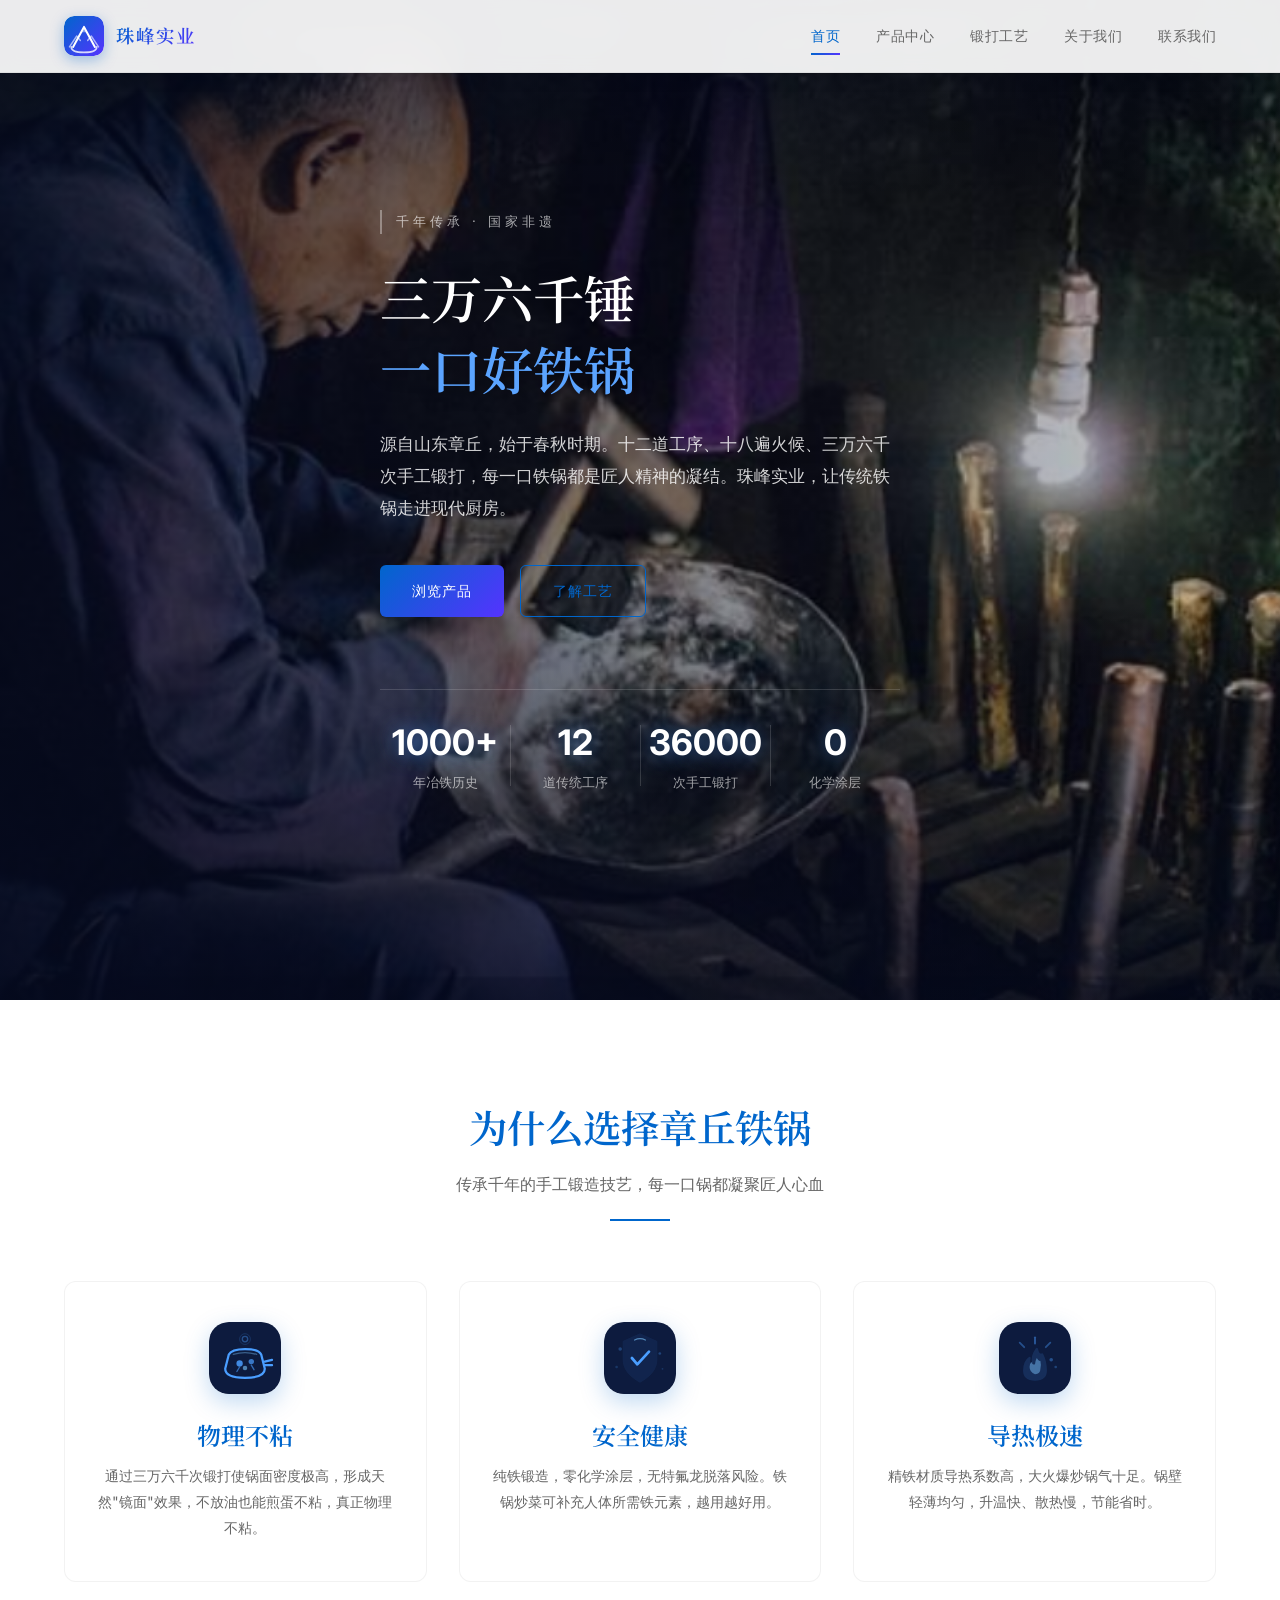
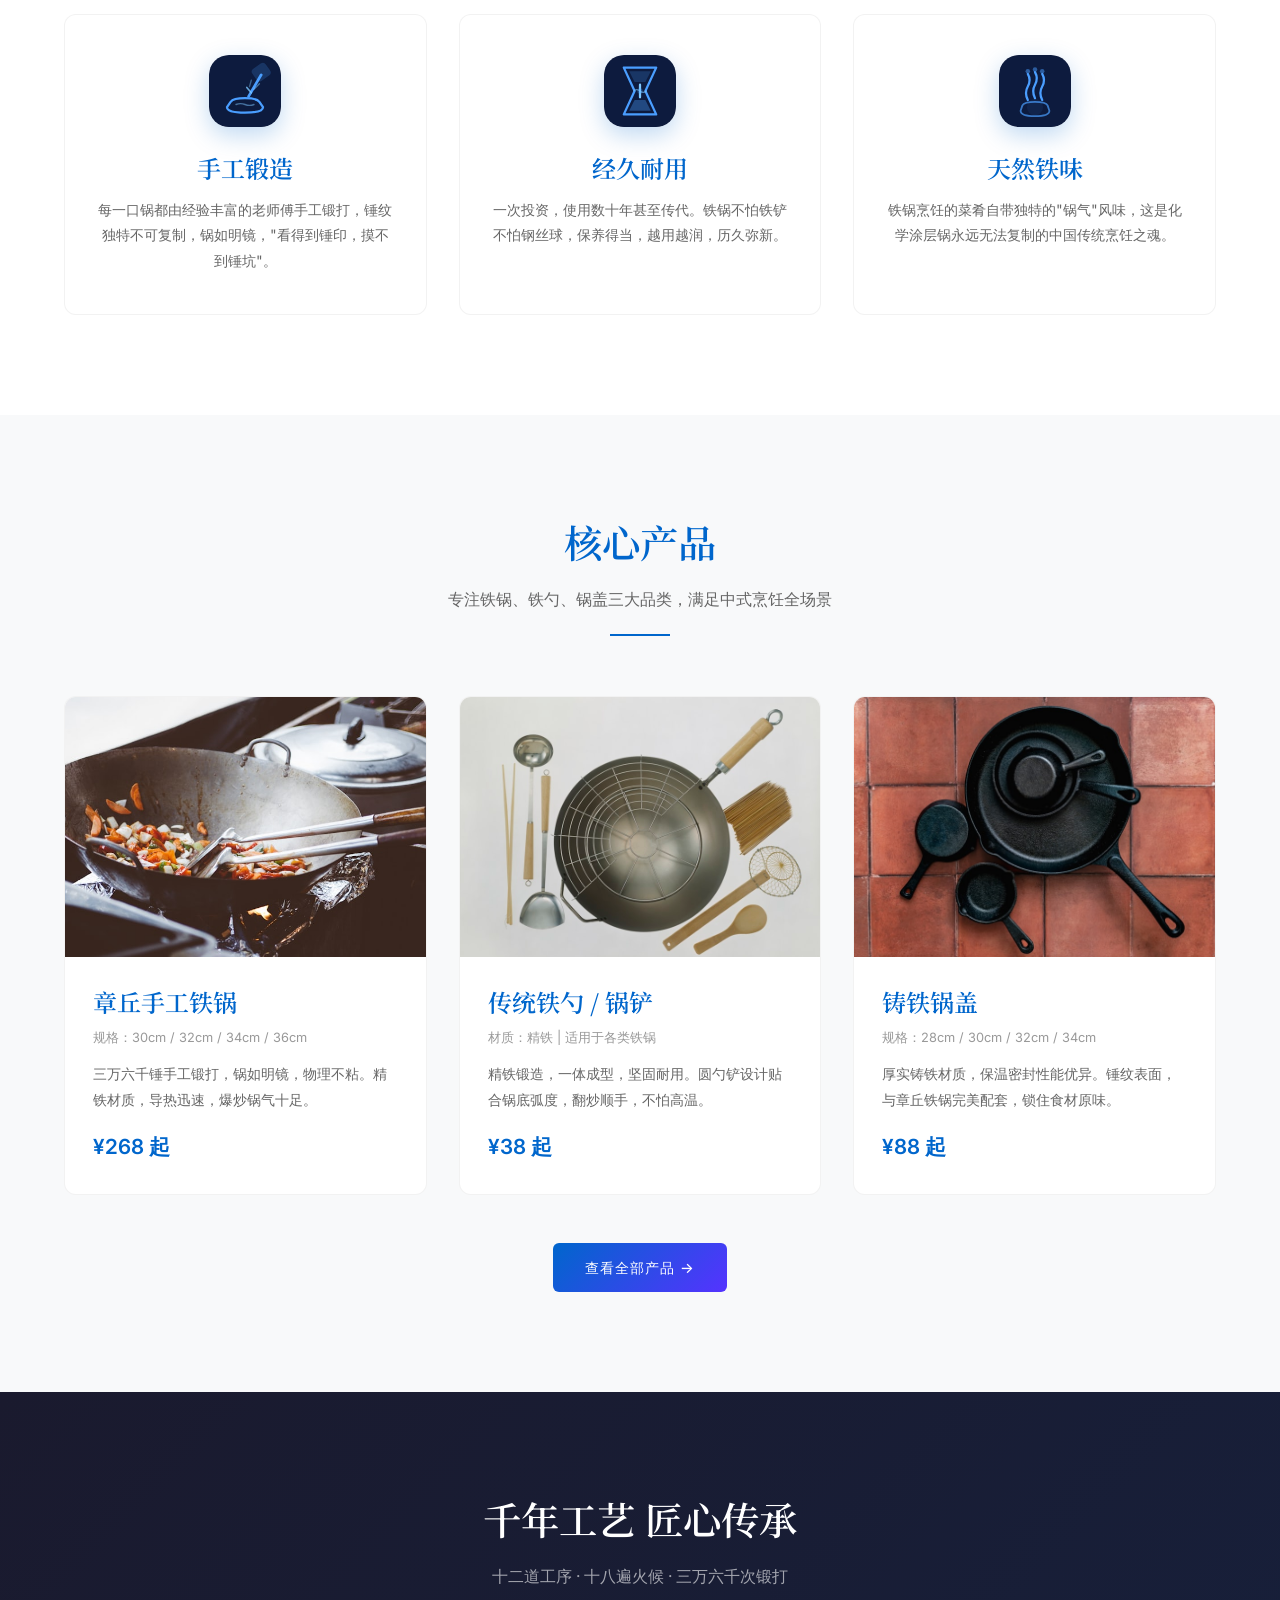
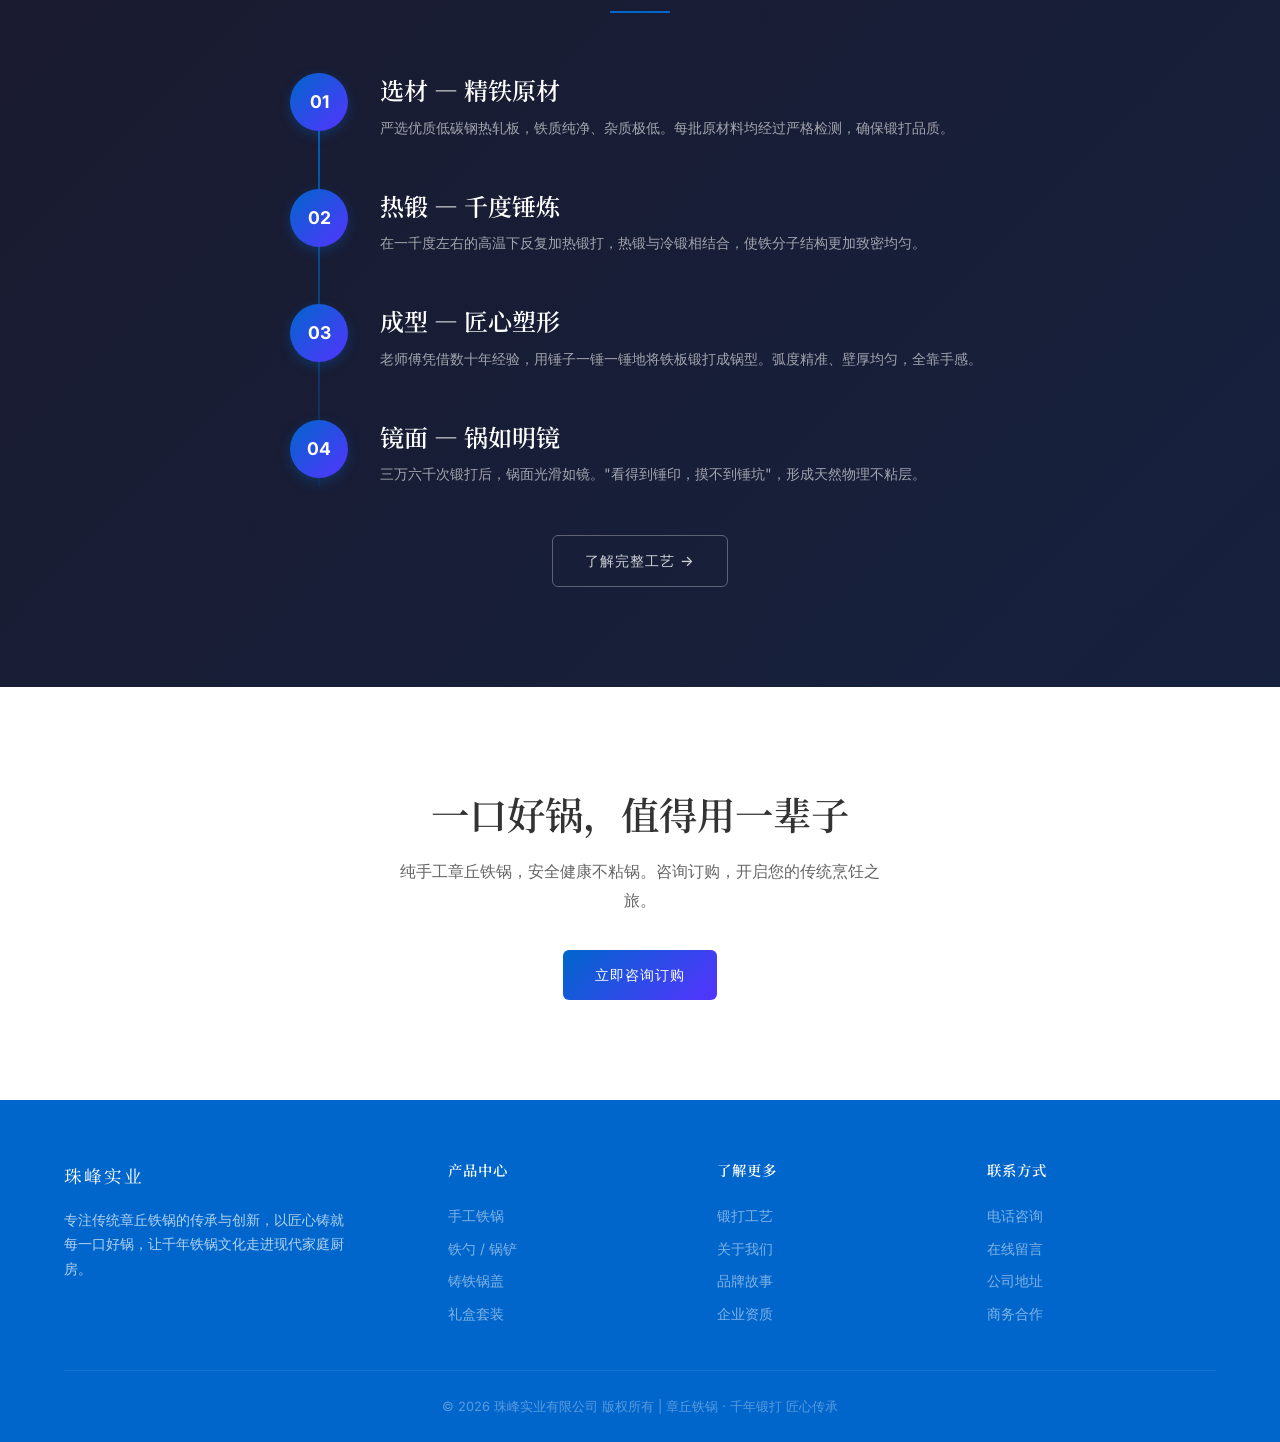
<file: index.html>
<!DOCTYPE html>
<html lang="zh-CN">
<head>
  <meta charset="UTF-8">
  <meta name="viewport" content="width=device-width, initial-scale=1.0">
  <title>珠峰实业 - 章丘铁锅 · 千年锻打 匠心传承</title>
  <meta name="description" content="珠峰实业有限公司专注于传统章丘铁锅的传承与创新，手工锻打铁锅、铁勺、锅盖，三万六千锤铸就一口好锅。">
  <meta name="keywords" content="章丘铁锅,铁锅,铁勺,锅盖,手工铁锅,传统工艺,珠峰实业">
  <link rel="preconnect" href="https://fonts.googleapis.com">
  <link href="https://fonts.googleapis.com/css2?family=Noto+Serif+SC:wght@400;600;700&family=Inter:wght@400;500;600&display=swap" rel="stylesheet">
  <link rel="stylesheet" href="assets/style.css">
</head>
<body>

  <!-- Navigation -->
  <nav class="navbar">
    <div class="nav-inner">
      <a href="/" class="nav-logo">
        <div class="logo-icon-svg">
          <svg xmlns="http://www.w3.org/2000/svg" viewBox="0 0 44 44" fill="none">
            <rect width="44" height="44" rx="11" fill="url(#lg1)"/>
            <defs>
              <linearGradient id="lg1" x1="0" y1="0" x2="44" y2="44" gradientUnits="userSpaceOnUse">
                <stop offset="0%" stop-color="#0066cc"/>
                <stop offset="100%" stop-color="#5533ff"/>
              </linearGradient>
            </defs>
            <!-- 主峰 -->
            <path d="M10 34 L22 12 L34 34" fill="none" stroke="#fff" stroke-width="2.2" stroke-linejoin="round" stroke-linecap="round"/>
            <!-- 左小峰 -->
            <path d="M6 34 L14 22 L18 27" fill="none" stroke="rgba(255,255,255,0.6)" stroke-width="1.6" stroke-linejoin="round" stroke-linecap="round"/>
            <!-- 右小峰 -->
            <path d="M26 27 L30 22 L38 34" fill="none" stroke="rgba(255,255,255,0.6)" stroke-width="1.6" stroke-linejoin="round" stroke-linecap="round"/>
            <!-- 雪线 -->
            <path d="M18.5 18 L22 12 L25.5 18" fill="rgba(255,255,255,0.4)" stroke="none"/>
            <!-- 底部铁锅弧 -->
            <path d="M8 34 Q8 40 22 40 Q36 40 36 34" fill="none" stroke="rgba(255,255,255,0.8)" stroke-width="1.8" stroke-linecap="round"/>
          </svg>
        </div>
        <span>珠峰实业</span>
      </a>
      <div class="nav-links">
        <a href="/" class="active">首页</a>
        <a href="products/">产品中心</a>
        <a href="craft/">锻打工艺</a>
        <a href="about/">关于我们</a>
        <a href="contact/">联系我们</a>
      </div>
      <button class="nav-toggle" aria-label="菜单">
        <span></span><span></span><span></span>
      </button>
    </div>
  </nav>

  <!-- Hero -->
  <section class="hero">
    <!-- 背景图层：Ken Burns 动画 -->
    <div class="hero-bg">
      <img src="assets/images/hero-forging.jpg" alt="章丘铁锅手工锻打" class="hero-bg-img" loading="eager"/>
    </div>
    <!-- 渐变遮罩 -->
    <div class="hero-overlay"></div>
    <!-- 内容层 -->
    <div class="container hero-inner">
      <div class="hero-content">
        <div class="hero-badge">千年传承 · 国家非遗</div>
        <h1>三万六千锤<br><span class="highlight">一口好铁锅</span></h1>
        <p>源自山东章丘，始于春秋时期。十二道工序、十八遍火候、三万六千次手工锻打，每一口铁锅都是匠人精神的凝结。珠峰实业，让传统铁锅走进现代厨房。</p>
        <div class="hero-buttons">
          <a href="products/" class="btn btn-primary">浏览产品</a>
          <a href="craft/" class="btn btn-outline">了解工艺</a>
        </div>
      </div>
      <div class="hero-stats">
        <div class="hero-stat">
          <h4>1000+</h4>
          <p>年冶铁历史</p>
        </div>
        <div class="hero-stat">
          <h4>12</h4>
          <p>道传统工序</p>
        </div>
        <div class="hero-stat">
          <h4>36000</h4>
          <p>次手工锻打</p>
        </div>
        <div class="hero-stat">
          <h4>0</h4>
          <p>化学涂层</p>
        </div>
      </div>
    </div>
  </section>

  <!-- Features -->
  <section>
    <div class="container">
      <div class="section-title">
        <h2>为什么选择章丘铁锅</h2>
        <p>传承千年的手工锻造技艺，每一口锅都凝聚匠人心血</p>
      </div>
      <div class="feature-grid">
        <div class="feature-card">
          <div class="icon-svg">
            <svg xmlns="http://www.w3.org/2000/svg" viewBox="0 0 80 80" fill="none">
              <rect width="80" height="80" rx="20" fill="#0d1b3e"/>
              <path d="M18 52 Q18 62 40 62 Q62 62 62 52 L58 36 Q55 30 40 30 Q25 30 22 36 Z" fill="none" stroke="#4a9eff" stroke-width="2.5" stroke-linejoin="round"/>
              <path d="M62 44 L70 42" stroke="#4a9eff" stroke-width="2.5" stroke-linecap="round"/>
              <path d="M62 48 L70 48" stroke="#4a9eff" stroke-width="2.5" stroke-linecap="round"/>
              <circle cx="34" cy="46" r="3.5" fill="#4a9eff" opacity="0.85"/>
              <circle cx="47" cy="44" r="3" fill="#4a9eff" opacity="0.7"/>
              <circle cx="40" cy="51" r="2.5" fill="#7ec8ff" opacity="0.6"/>
              <path d="M34 50 L31 55" stroke="#4a9eff" stroke-width="1.5" stroke-linecap="round" opacity="0.6"/>
              <path d="M47 48 L50 53" stroke="#4a9eff" stroke-width="1.5" stroke-linecap="round" opacity="0.6"/>
              <path d="M27 36 Q40 32 53 36" stroke="#7ec8ff" stroke-width="1.5" stroke-linecap="round" opacity="0.4"/>
              <circle cx="40" cy="19" r="3" fill="none" stroke="#4a9eff" stroke-width="1.5" opacity="0.4"/>
              <circle cx="40" cy="19" r="6" fill="none" stroke="#4a9eff" stroke-width="1" opacity="0.2"/>
            </svg>
          </div>
          <h3>物理不粘</h3>
          <p>通过三万六千次锻打使锅面密度极高，形成天然"镜面"效果，不放油也能煎蛋不粘，真正物理不粘。</p>
        </div>
        <div class="feature-card">
          <div class="icon-svg">
            <svg xmlns="http://www.w3.org/2000/svg" viewBox="0 0 80 80" fill="none">
              <rect width="80" height="80" rx="20" fill="#0d1b3e"/>
              <path d="M40 14 L58 22 L58 42 Q58 56 40 66 Q22 56 22 42 L22 22 Z" fill="#4a9eff" opacity="0.08" stroke="#4a9eff" stroke-width="2.5" stroke-linejoin="round"/>
              <path d="M34 20 Q40 17 46 20" stroke="#7ec8ff" stroke-width="1.5" stroke-linecap="round" opacity="0.6"/>
              <path d="M31 40 L37 47 L50 33" stroke="#4a9eff" stroke-width="3" stroke-linecap="round" stroke-linejoin="round"/>
              <circle cx="18" cy="30" r="2" fill="#4a9eff" opacity="0.3"/>
              <circle cx="62" cy="35" r="1.5" fill="#4a9eff" opacity="0.3"/>
              <circle cx="14" cy="50" r="1.5" fill="#4a9eff" opacity="0.2"/>
              <circle cx="65" cy="52" r="1" fill="#4a9eff" opacity="0.2"/>
            </svg>
          </div>
          <h3>安全健康</h3>
          <p>纯铁锻造，零化学涂层，无特氟龙脱落风险。铁锅炒菜可补充人体所需铁元素，越用越好用。</p>
        </div>
        <div class="feature-card">
          <div class="icon-svg">
            <svg xmlns="http://www.w3.org/2000/svg" viewBox="0 0 80 80" fill="none">
              <rect width="80" height="80" rx="20" fill="#0d1b3e"/>
              <path d="M40 64 Q28 64 28 54 Q28 44 34 40 Q32 48 38 46 Q36 38 42 30 Q44 38 48 36 Q52 44 52 54 Q52 64 40 64 Z" fill="#4a9eff" opacity="0.15" stroke="#4a9eff" stroke-width="2.5" stroke-linejoin="round"/>
              <path d="M40 58 Q34 56 34 50 Q34 46 37 44 Q36 48 40 47 Q40 44 42 40 Q44 44 46 43 Q47 47 46 52 Q46 58 40 58 Z" fill="#7ec8ff" opacity="0.45"/>
              <line x1="40" y1="24" x2="40" y2="17" stroke="#4a9eff" stroke-width="2" stroke-linecap="round" opacity="0.5"/>
              <line x1="52" y1="28" x2="57" y2="23" stroke="#4a9eff" stroke-width="2" stroke-linecap="round" opacity="0.4"/>
              <line x1="28" y1="28" x2="23" y2="23" stroke="#4a9eff" stroke-width="2" stroke-linecap="round" opacity="0.4"/>
              <circle cx="58" cy="42" r="2" fill="#4a9eff" opacity="0.4"/>
              <circle cx="63" cy="50" r="1.5" fill="#4a9eff" opacity="0.3"/>
            </svg>
          </div>
          <h3>导热极速</h3>
          <p>精铁材质导热系数高，大火爆炒锅气十足。锅壁轻薄均匀，升温快、散热慢，节能省时。</p>
        </div>
        <div class="feature-card">
          <div class="icon-svg">
            <svg xmlns="http://www.w3.org/2000/svg" viewBox="0 0 80 80" fill="none">
              <rect width="80" height="80" rx="20" fill="#0d1b3e"/>
              <path d="M20 58 Q20 64 40 64 Q60 64 60 58 L56 52 Q53 48 40 48 Q27 48 24 52 Z" fill="none" stroke="#4a9eff" stroke-width="2.5"/>
              <path d="M44 46 L58 22" stroke="#4a9eff" stroke-width="3" stroke-linecap="round"/>
              <rect x="50" y="12" width="16" height="14" rx="3" fill="#4a9eff" opacity="0.2" stroke="#4a9eff" stroke-width="2.2" transform="rotate(-35 58 19)"/>
              <line x1="47" y1="42" x2="42" y2="36" stroke="#7ec8ff" stroke-width="1.8" stroke-linecap="round" opacity="0.8"/>
              <line x1="50" y1="38" x2="56" y2="32" stroke="#7ec8ff" stroke-width="1.5" stroke-linecap="round" opacity="0.5"/>
              <line x1="45" y1="35" x2="47" y2="28" stroke="#7ec8ff" stroke-width="1.5" stroke-linecap="round" opacity="0.4"/>
              <path d="M30 55 Q35 53 40 55 Q45 57 50 55" stroke="#7ec8ff" stroke-width="1.5" stroke-linecap="round" opacity="0.5"/>
            </svg>
          </div>
          <h3>手工锻造</h3>
          <p>每一口锅都由经验丰富的老师傅手工锻打，锤纹独特不可复制，锅如明镜，"看得到锤印，摸不到锤坑"。</p>
        </div>
        <div class="feature-card">
          <div class="icon-svg">
            <svg xmlns="http://www.w3.org/2000/svg" viewBox="0 0 80 80" fill="none">
              <rect width="80" height="80" rx="20" fill="#0d1b3e"/>
              <path d="M22 14 L58 14 L46 40 L58 66 L22 66 L34 40 Z" fill="none" stroke="#4a9eff" stroke-width="2.5" stroke-linejoin="round"/>
              <path d="M28 18 L52 18 L46 30 L34 30 Z" fill="#4a9eff" opacity="0.2"/>
              <path d="M34 50 L46 50 L52 62 L28 62 Z" fill="#4a9eff" opacity="0.35"/>
              <line x1="40" y1="33" x2="40" y2="47" stroke="#7ec8ff" stroke-width="2.5" stroke-linecap="round"/>
              <circle cx="40" cy="40" r="3" fill="#4a9eff" opacity="0.3"/>
              <path d="M33 40 Q36 37 40 40 Q44 43 47 40" stroke="#7ec8ff" stroke-width="1.5" stroke-linecap="round" opacity="0.6"/>
            </svg>
          </div>
          <h3>经久耐用</h3>
          <p>一次投资，使用数十年甚至传代。铁锅不怕铁铲不怕钢丝球，保养得当，越用越润，历久弥新。</p>
        </div>
        <div class="feature-card">
          <div class="icon-svg">
            <svg xmlns="http://www.w3.org/2000/svg" viewBox="0 0 80 80" fill="none">
              <rect width="80" height="80" rx="20" fill="#0d1b3e"/>
              <path d="M24 62 Q24 68 40 68 Q56 68 56 62 L54 56 Q52 52 40 52 Q28 52 26 56 Z" fill="none" stroke="#4a9eff" stroke-width="2" opacity="0.7"/>
              <path d="M32 50 Q28 42 32 35 Q36 28 32 21" stroke="#4a9eff" stroke-width="2.5" stroke-linecap="round" fill="none"/>
              <path d="M40 48 Q36 40 40 33 Q44 26 40 19" stroke="#4a9eff" stroke-width="2.5" stroke-linecap="round" fill="none"/>
              <path d="M48 50 Q44 42 48 35 Q52 28 48 21" stroke="#4a9eff" stroke-width="2.5" stroke-linecap="round" fill="none"/>
              <circle cx="32" cy="18" r="2.5" fill="#4a9eff" opacity="0.5"/>
              <circle cx="40" cy="16" r="2.5" fill="#4a9eff" opacity="0.5"/>
              <circle cx="48" cy="18" r="2.5" fill="#4a9eff" opacity="0.5"/>
              <circle cx="40" cy="58" r="9" fill="#4a9eff" opacity="0.07"/>
            </svg>
          </div>
          <h3>天然铁味</h3>
          <p>铁锅烹饪的菜肴自带独特的"锅气"风味，这是化学涂层锅永远无法复制的中国传统烹饪之魂。</p>
        </div>
      </div>
    </div>
  </section>

  <!-- Products Preview -->
  <section class="bg-section">
    <div class="container">
      <div class="section-title">
        <h2>核心产品</h2>
        <p>专注铁锅、铁勺、锅盖三大品类，满足中式烹饪全场景</p>
      </div>
      <div class="product-grid">
        <div class="product-card">
          <div class="product-card-img" style="background-image:url('assets/images/wok-1.jpg'); background-size:cover; background-position:center;">
          </div>
          <div class="product-card-body">
            <h3>章丘手工铁锅</h3>
            <div class="spec">规格：30cm / 32cm / 34cm / 36cm</div>
            <p>三万六千锤手工锻打，锅如明镜，物理不粘。精铁材质，导热迅速，爆炒锅气十足。</p>
            <div class="price">¥268 起</div>
          </div>
        </div>
        <div class="product-card">
          <div class="product-card-img" style="background-image:url('assets/images/utensil-new-1.jpg'); background-size:cover; background-position:center;">
          </div>
          <div class="product-card-body">
            <h3>传统铁勺 / 锅铲</h3>
            <div class="spec">材质：精铁 | 适用于各类铁锅</div>
            <p>精铁锻造，一体成型，坚固耐用。圆勺铲设计贴合锅底弧度，翻炒顺手，不怕高温。</p>
            <div class="price">¥38 起</div>
          </div>
        </div>
        <div class="product-card">
          <div class="product-card-img" style="background-image:url('assets/images/lid-1.jpg'); background-size:cover; background-position:center;">
          </div>
          <div class="product-card-body">
            <h3>铸铁锅盖</h3>
            <div class="spec">规格：28cm / 30cm / 32cm / 34cm</div>
            <p>厚实铸铁材质，保温密封性能优异。锤纹表面，与章丘铁锅完美配套，锁住食材原味。</p>
            <div class="price">¥88 起</div>
          </div>
        </div>
      </div>
      <div style="text-align:center; margin-top:48px;">
        <a href="products/" class="btn btn-primary">查看全部产品 →</a>
      </div>
    </div>
  </section>

  <!-- Craft Preview -->
  <section class="dark-section">
    <div class="container">
      <div class="section-title">
        <h2 style="color:#fff;">千年工艺 匠心传承</h2>
        <p style="color:rgba(255,255,255,0.6);">十二道工序 · 十八遍火候 · 三万六千次锻打</p>
      </div>
      <div class="process-timeline">
        <div class="process-item">
          <div class="process-num">01</div>
          <div class="process-content">
            <h3 style="color:#fff;">选材 — 精铁原材</h3>
            <p style="color:rgba(255,255,255,0.6);">严选优质低碳钢热轧板，铁质纯净、杂质极低。每批原材料均经过严格检测，确保锻打品质。</p>
          </div>
        </div>
        <div class="process-item">
          <div class="process-num">02</div>
          <div class="process-content">
            <h3 style="color:#fff;">热锻 — 千度锤炼</h3>
            <p style="color:rgba(255,255,255,0.6);">在一千度左右的高温下反复加热锻打，热锻与冷锻相结合，使铁分子结构更加致密均匀。</p>
          </div>
        </div>
        <div class="process-item">
          <div class="process-num">03</div>
          <div class="process-content">
            <h3 style="color:#fff;">成型 — 匠心塑形</h3>
            <p style="color:rgba(255,255,255,0.6);">老师傅凭借数十年经验，用锤子一锤一锤地将铁板锻打成锅型。弧度精准、壁厚均匀，全靠手感。</p>
          </div>
        </div>
        <div class="process-item">
          <div class="process-num">04</div>
          <div class="process-content">
            <h3 style="color:#fff;">镜面 — 锅如明镜</h3>
            <p style="color:rgba(255,255,255,0.6);">三万六千次锻打后，锅面光滑如镜。"看得到锤印，摸不到锤坑"，形成天然物理不粘层。</p>
          </div>
        </div>
      </div>
      <div style="text-align:center; margin-top:48px;">
        <a href="craft/" class="btn btn-outline" style="border-color:rgba(255,255,255,0.3); color:rgba(255,255,255,0.8);">了解完整工艺 →</a>
      </div>
    </div>
  </section>

  <!-- CTA -->
  <section>
    <div class="container" style="text-align:center;">
      <h2>一口好锅，值得用一辈子</h2>
      <p style="color:var(--color-text-light); margin: 16px auto 36px; max-width:500px;">纯手工章丘铁锅，安全健康不粘锅。咨询订购，开启您的传统烹饪之旅。</p>
      <a href="contact/" class="btn btn-primary">立即咨询订购</a>
    </div>
  </section>

  <!-- Footer -->
  <footer class="footer">
    <div class="container">
      <div class="footer-grid">
        <div class="footer-brand">
          <span class="logo-text">珠峰实业</span>
          <p>专注传统章丘铁锅的传承与创新，以匠心铸就每一口好锅，让千年铁锅文化走进现代家庭厨房。</p>
        </div>
        <div class="footer-col">
          <h4>产品中心</h4>
          <a href="products/">手工铁锅</a>
          <a href="products/">铁勺 / 锅铲</a>
          <a href="products/">铸铁锅盖</a>
          <a href="products/">礼盒套装</a>
        </div>
        <div class="footer-col">
          <h4>了解更多</h4>
          <a href="craft/">锻打工艺</a>
          <a href="about/">关于我们</a>
          <a href="about/">品牌故事</a>
          <a href="about/">企业资质</a>
        </div>
        <div class="footer-col">
          <h4>联系方式</h4>
          <a href="contact/">电话咨询</a>
          <a href="contact/">在线留言</a>
          <a href="contact/">公司地址</a>
          <a href="contact/">商务合作</a>
        </div>
      </div>
      <div class="footer-bottom">
        <p>© 2026 珠峰实业有限公司 版权所有 | 章丘铁锅 · 千年锻打 匠心传承</p>
      </div>
    </div>
  </footer>

  <script src="assets/main.js"></script>
</body>
</html>
</file>
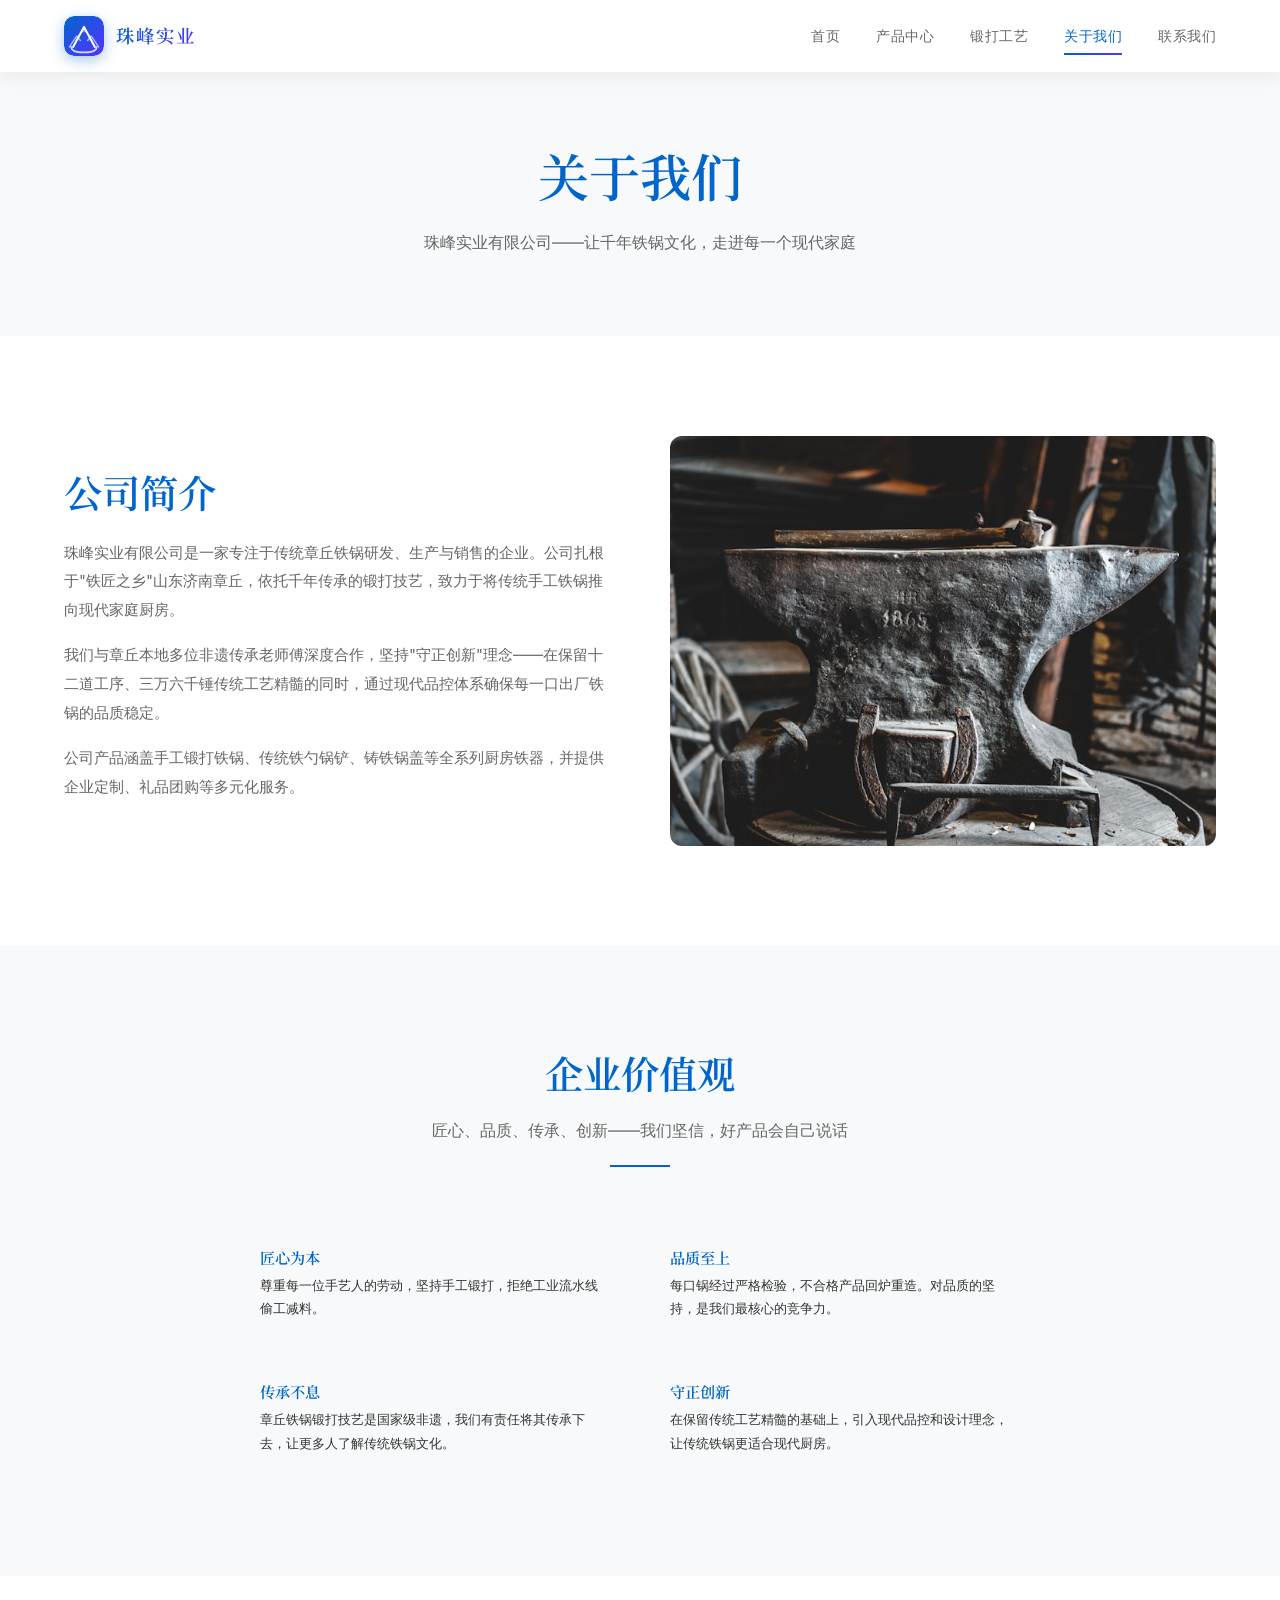
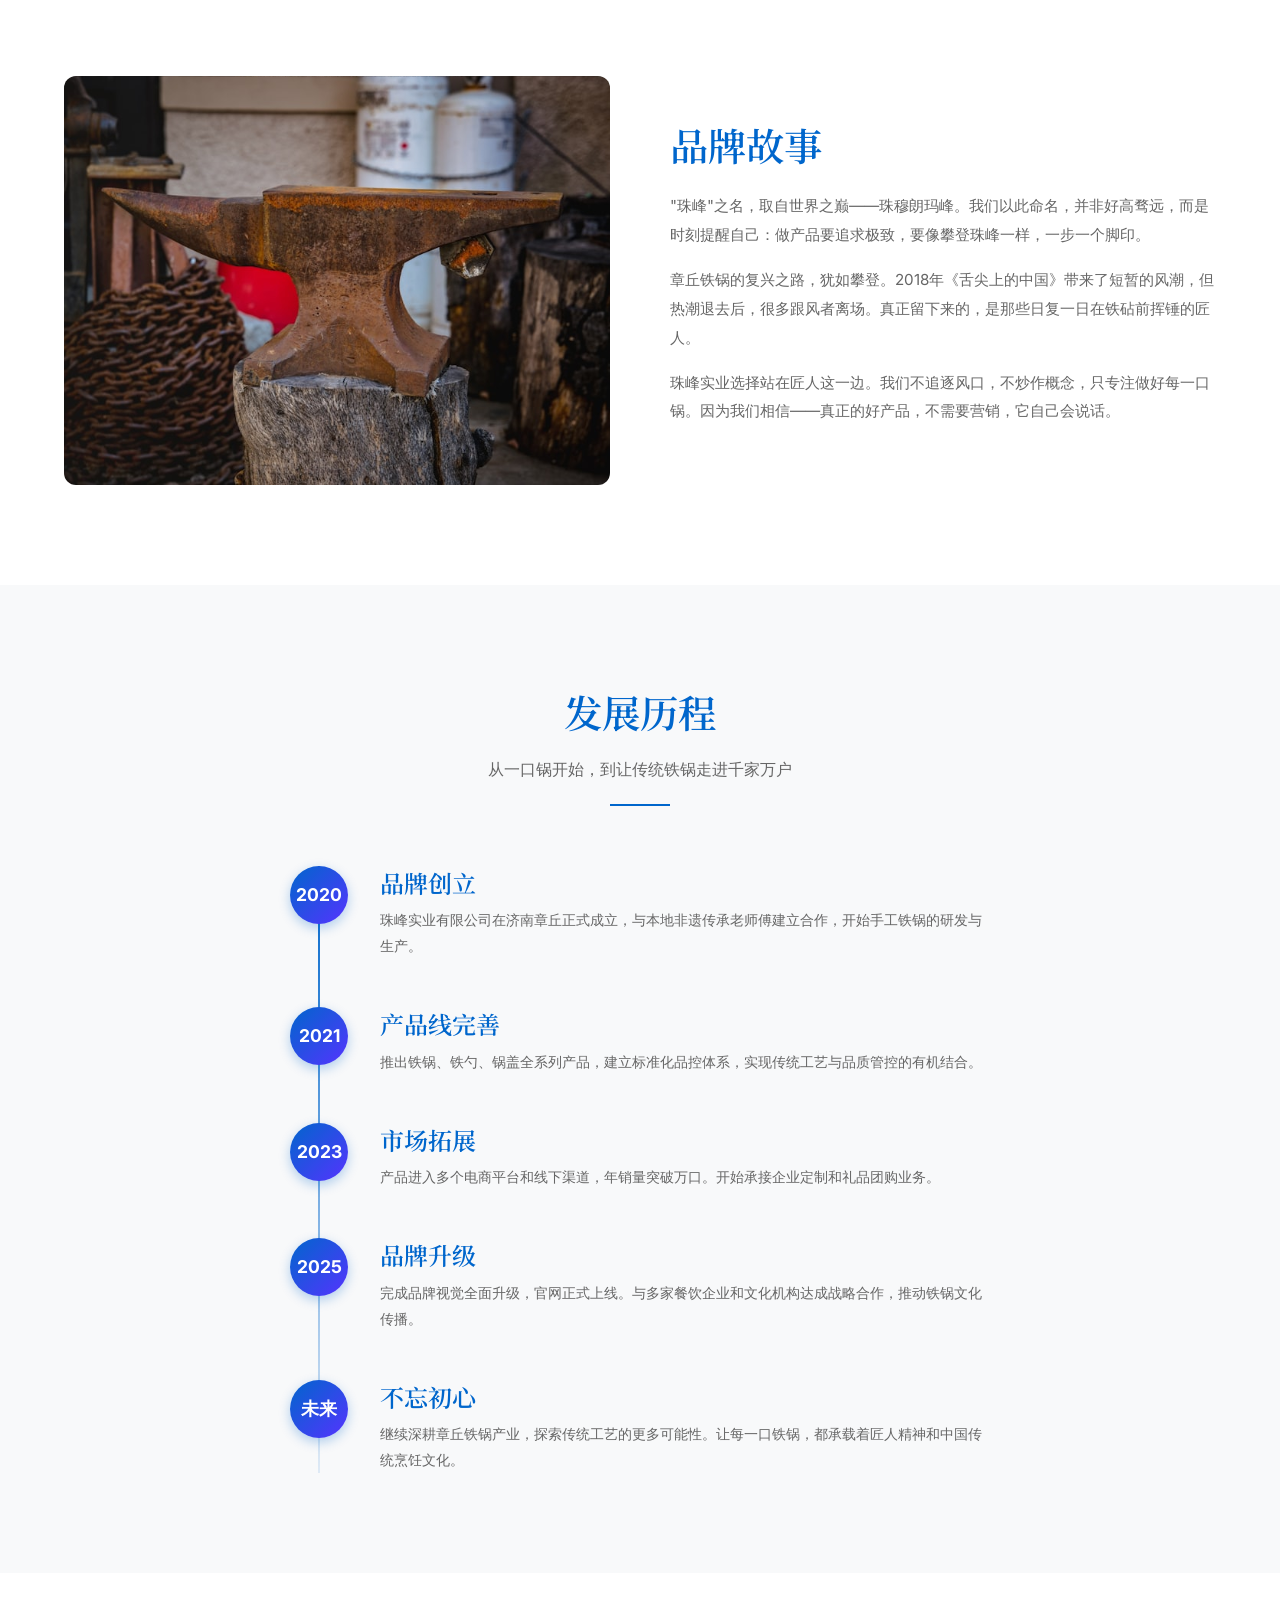
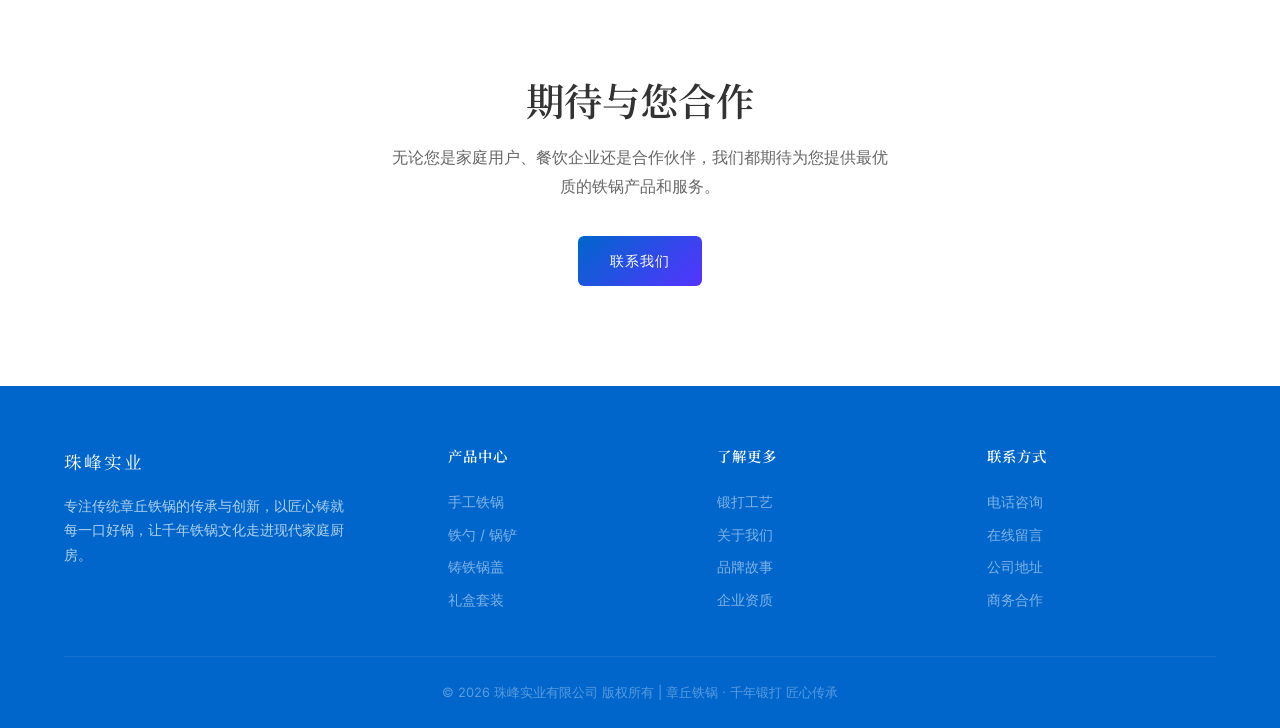
<file: about/index.html>
<!DOCTYPE html>
<html lang="zh-CN">
<head>
  <meta charset="UTF-8">
  <meta name="viewport" content="width=device-width, initial-scale=1.0">
  <title>关于我们 - 珠峰实业 · 章丘铁锅</title>
  <meta name="description" content="珠峰实业有限公司专注章丘铁锅的传承与创新，致力于将千年铁锅文化推向现代家庭厨房。">
  <link rel="preconnect" href="https://fonts.googleapis.com">
  <link href="https://fonts.googleapis.com/css2?family=Noto+Serif+SC:wght@400;600;700&family=Inter:wght@400;500;600&display=swap" rel="stylesheet">
  <link rel="stylesheet" href="../assets/style.css">
</head>
<body>

  <!-- Navigation -->
  <nav class="navbar">
    <div class="nav-inner">
      <a href="../" class="nav-logo">
        <div class="logo-icon-svg">
          <svg xmlns="http://www.w3.org/2000/svg" viewBox="0 0 44 44" fill="none">
            <rect width="44" height="44" rx="11" fill="url(#lg_nav)"/>
            <defs>
              <linearGradient id="lg_nav" x1="0" y1="0" x2="44" y2="44" gradientUnits="userSpaceOnUse">
                <stop offset="0%" stop-color="#0066cc"/>
                <stop offset="100%" stop-color="#5533ff"/>
              </linearGradient>
            </defs>
            <path d="M10 34 L22 12 L34 34" fill="none" stroke="#fff" stroke-width="2.2" stroke-linejoin="round" stroke-linecap="round"/>
            <path d="M6 34 L14 22 L18 27" fill="none" stroke="rgba(255,255,255,0.6)" stroke-width="1.6" stroke-linejoin="round" stroke-linecap="round"/>
            <path d="M26 27 L30 22 L38 34" fill="none" stroke="rgba(255,255,255,0.6)" stroke-width="1.6" stroke-linejoin="round" stroke-linecap="round"/>
            <path d="M18.5 18 L22 12 L25.5 18" fill="rgba(255,255,255,0.4)" stroke="none"/>
            <path d="M8 34 Q8 40 22 40 Q36 40 36 34" fill="none" stroke="rgba(255,255,255,0.8)" stroke-width="1.8" stroke-linecap="round"/>
          </svg>
        </div>
        <span>珠峰实业</span>
      </a>
      <div class="nav-links">
        <a href="../">首页</a>
        <a href="../products/">产品中心</a>
        <a href="../craft/">锻打工艺</a>
        <a href="./" class="active">关于我们</a>
        <a href="../contact/">联系我们</a>
      </div>
      <button class="nav-toggle" aria-label="菜单">
        <span></span><span></span><span></span>
      </button>
    </div>
  </nav>

  <!-- Page Hero -->
  <section class="page-hero">
    <div class="container">
      <h1>关于我们</h1>
      <p>珠峰实业有限公司——让千年铁锅文化，走进每一个现代家庭</p>
    </div>
  </section>

  <!-- 公司介绍 -->
  <section>
    <div class="container">
      <div class="about-grid">
        <div class="about-text">
          <h2>公司简介</h2>
          <p>珠峰实业有限公司是一家专注于传统章丘铁锅研发、生产与销售的企业。公司扎根于"铁匠之乡"山东济南章丘，依托千年传承的锻打技艺，致力于将传统手工铁锅推向现代家庭厨房。</p>
          <p>我们与章丘本地多位非遗传承老师傅深度合作，坚持"守正创新"理念——在保留十二道工序、三万六千锤传统工艺精髓的同时，通过现代品控体系确保每一口出厂铁锅的品质稳定。</p>
          <p>公司产品涵盖手工锻打铁锅、传统铁勺锅铲、铸铁锅盖等全系列厨房铁器，并提供企业定制、礼品团购等多元化服务。</p>
        </div>
        <div class="about-image">
          <div class="about-image-placeholder" style="background-image:url('../assets/images/about-2.jpg'); background-size:cover; background-position:center; min-height:360px;">
          </div>
        </div>
      </div>
    </div>
  </section>

  <!-- 企业价值观 -->
  <section class="bg-section">
    <div class="container">
      <div class="section-title">
        <h2>企业价值观</h2>
        <p>匠心、品质、传承、创新——我们坚信，好产品会自己说话</p>
      </div>
      <div class="about-values" style="max-width:800px; margin:0 auto;">
        <div class="about-value">
          <h4>匠心为本</h4>
          <p>尊重每一位手艺人的劳动，坚持手工锻打，拒绝工业流水线偷工减料。</p>
        </div>
        <div class="about-value">
          <h4>品质至上</h4>
          <p>每口锅经过严格检验，不合格产品回炉重造。对品质的坚持，是我们最核心的竞争力。</p>
        </div>
        <div class="about-value">
          <h4>传承不息</h4>
          <p>章丘铁锅锻打技艺是国家级非遗，我们有责任将其传承下去，让更多人了解传统铁锅文化。</p>
        </div>
        <div class="about-value">
          <h4>守正创新</h4>
          <p>在保留传统工艺精髓的基础上，引入现代品控和设计理念，让传统铁锅更适合现代厨房。</p>
        </div>
      </div>
    </div>
  </section>

  <!-- 品牌故事 -->
  <section>
    <div class="container">
      <div class="about-grid">
        <div class="about-image">
          <div class="about-image-placeholder" style="background-image:url('../assets/images/craft-2.jpg'); background-size:cover; background-position:center; min-height:360px;">
          </div>
        </div>
        <div class="about-text">
          <h2>品牌故事</h2>
          <p>"珠峰"之名，取自世界之巅——珠穆朗玛峰。我们以此命名，并非好高骛远，而是时刻提醒自己：做产品要追求极致，要像攀登珠峰一样，一步一个脚印。</p>
          <p>章丘铁锅的复兴之路，犹如攀登。2018年《舌尖上的中国》带来了短暂的风潮，但热潮退去后，很多跟风者离场。真正留下来的，是那些日复一日在铁砧前挥锤的匠人。</p>
          <p>珠峰实业选择站在匠人这一边。我们不追逐风口，不炒作概念，只专注做好每一口锅。因为我们相信——真正的好产品，不需要营销，它自己会说话。</p>
        </div>
      </div>
    </div>
  </section>

  <!-- 发展历程 -->
  <section class="bg-section">
    <div class="container">
      <div class="section-title">
        <h2>发展历程</h2>
        <p>从一口锅开始，到让传统铁锅走进千家万户</p>
      </div>
      <div class="process-timeline">
        <div class="process-item">
          <div class="process-num">2020</div>
          <div class="process-content">
            <h3>品牌创立</h3>
            <p>珠峰实业有限公司在济南章丘正式成立，与本地非遗传承老师傅建立合作，开始手工铁锅的研发与生产。</p>
          </div>
        </div>
        <div class="process-item">
          <div class="process-num">2021</div>
          <div class="process-content">
            <h3>产品线完善</h3>
            <p>推出铁锅、铁勺、锅盖全系列产品，建立标准化品控体系，实现传统工艺与品质管控的有机结合。</p>
          </div>
        </div>
        <div class="process-item">
          <div class="process-num">2023</div>
          <div class="process-content">
            <h3>市场拓展</h3>
            <p>产品进入多个电商平台和线下渠道，年销量突破万口。开始承接企业定制和礼品团购业务。</p>
          </div>
        </div>
        <div class="process-item">
          <div class="process-num">2025</div>
          <div class="process-content">
            <h3>品牌升级</h3>
            <p>完成品牌视觉全面升级，官网正式上线。与多家餐饮企业和文化机构达成战略合作，推动铁锅文化传播。</p>
          </div>
        </div>
        <div class="process-item">
          <div class="process-num">未来</div>
          <div class="process-content">
            <h3>不忘初心</h3>
            <p>继续深耕章丘铁锅产业，探索传统工艺的更多可能性。让每一口铁锅，都承载着匠人精神和中国传统烹饪文化。</p>
          </div>
        </div>
      </div>
    </div>
  </section>

  <!-- CTA -->
  <section>
    <div class="container" style="text-align:center;">
      <h2>期待与您合作</h2>
      <p style="color:var(--color-text-light); margin: 16px auto 36px; max-width:500px;">无论您是家庭用户、餐饮企业还是合作伙伴，我们都期待为您提供最优质的铁锅产品和服务。</p>
      <a href="../contact/" class="btn btn-primary">联系我们</a>
    </div>
  </section>

  <!-- Footer -->
  <footer class="footer">
    <div class="container">
      <div class="footer-grid">
        <div class="footer-brand">
          <span class="logo-text">珠峰实业</span>
          <p>专注传统章丘铁锅的传承与创新，以匠心铸就每一口好锅，让千年铁锅文化走进现代家庭厨房。</p>
        </div>
        <div class="footer-col">
          <h4>产品中心</h4>
          <a href="../products/">手工铁锅</a>
          <a href="../products/">铁勺 / 锅铲</a>
          <a href="../products/">铸铁锅盖</a>
          <a href="../products/">礼盒套装</a>
        </div>
        <div class="footer-col">
          <h4>了解更多</h4>
          <a href="../craft/">锻打工艺</a>
          <a href="./">关于我们</a>
          <a href="./">品牌故事</a>
          <a href="./">企业资质</a>
        </div>
        <div class="footer-col">
          <h4>联系方式</h4>
          <a href="../contact/">电话咨询</a>
          <a href="../contact/">在线留言</a>
          <a href="../contact/">公司地址</a>
          <a href="../contact/">商务合作</a>
        </div>
      </div>
      <div class="footer-bottom">
        <p>© 2026 珠峰实业有限公司 版权所有 | 章丘铁锅 · 千年锻打 匠心传承</p>
      </div>
    </div>
  </footer>

  <script src="../assets/main.js"></script>
</body>
</html>
</file>
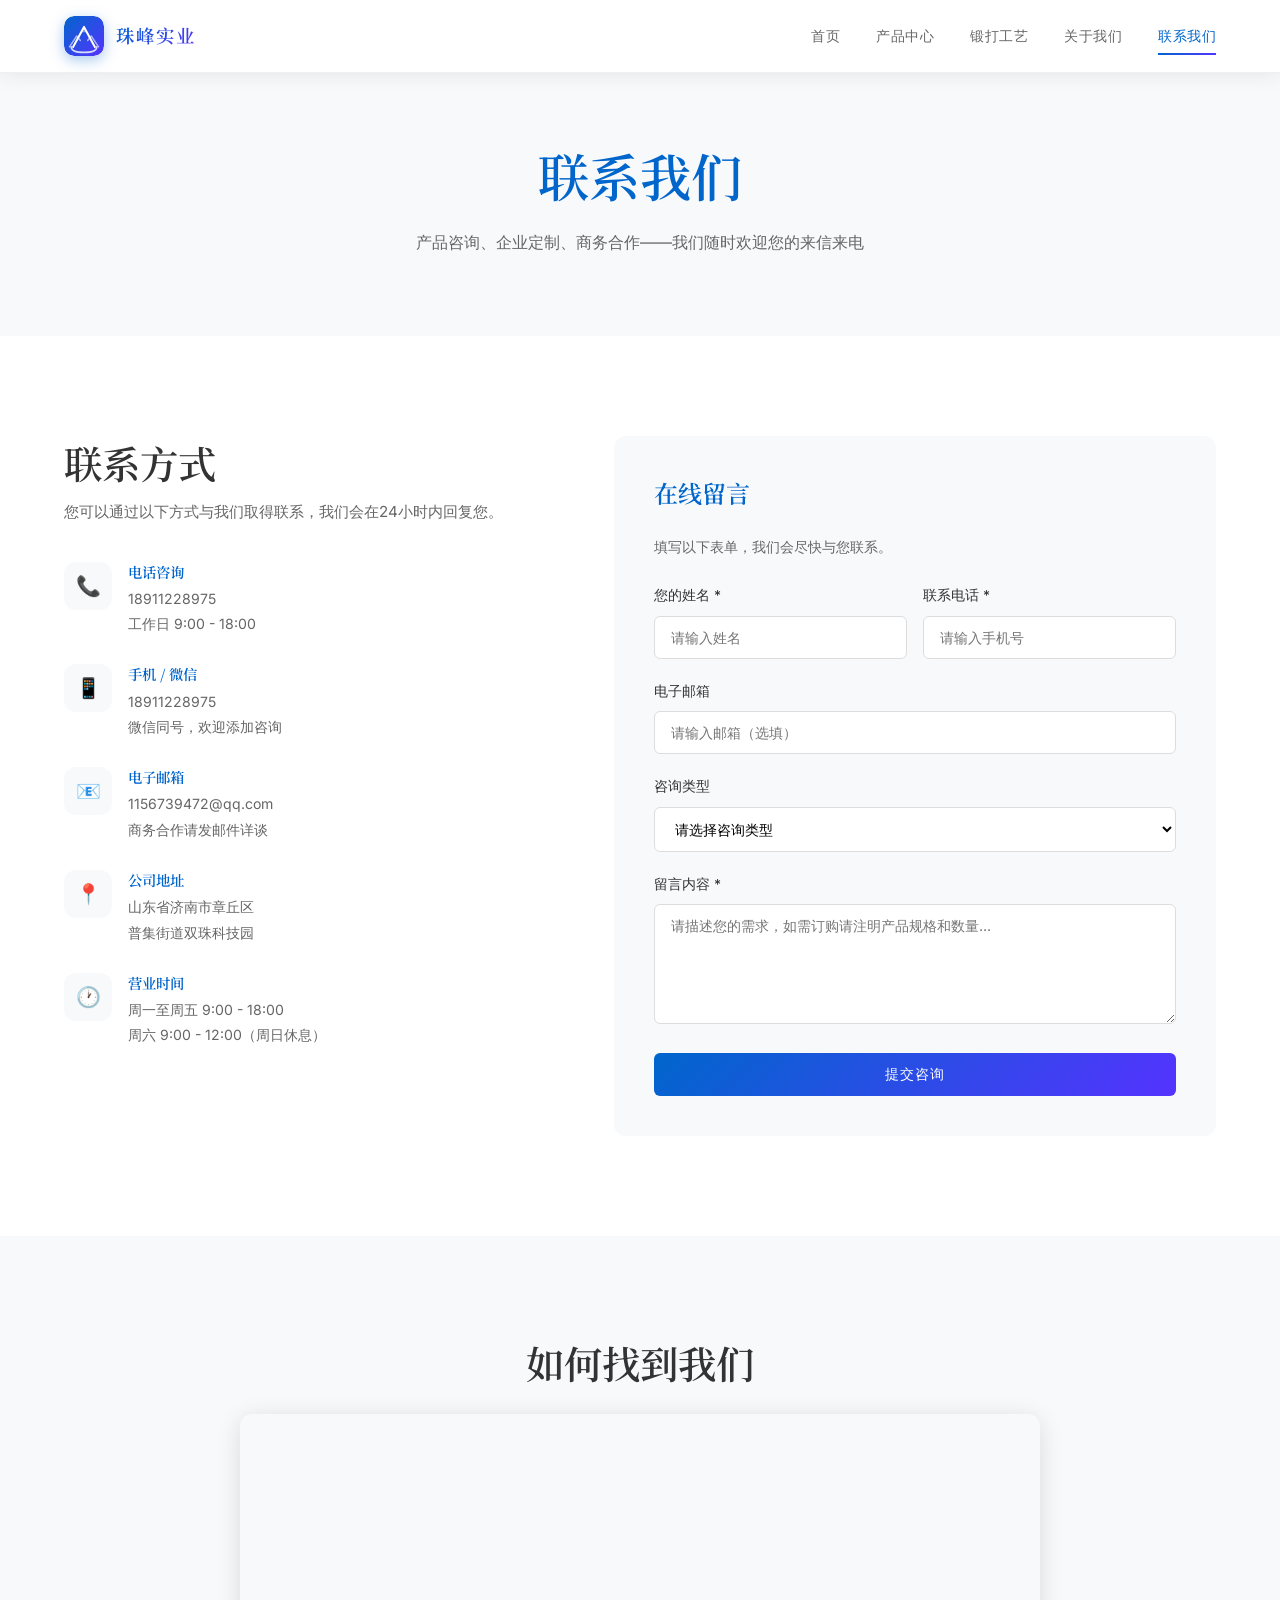
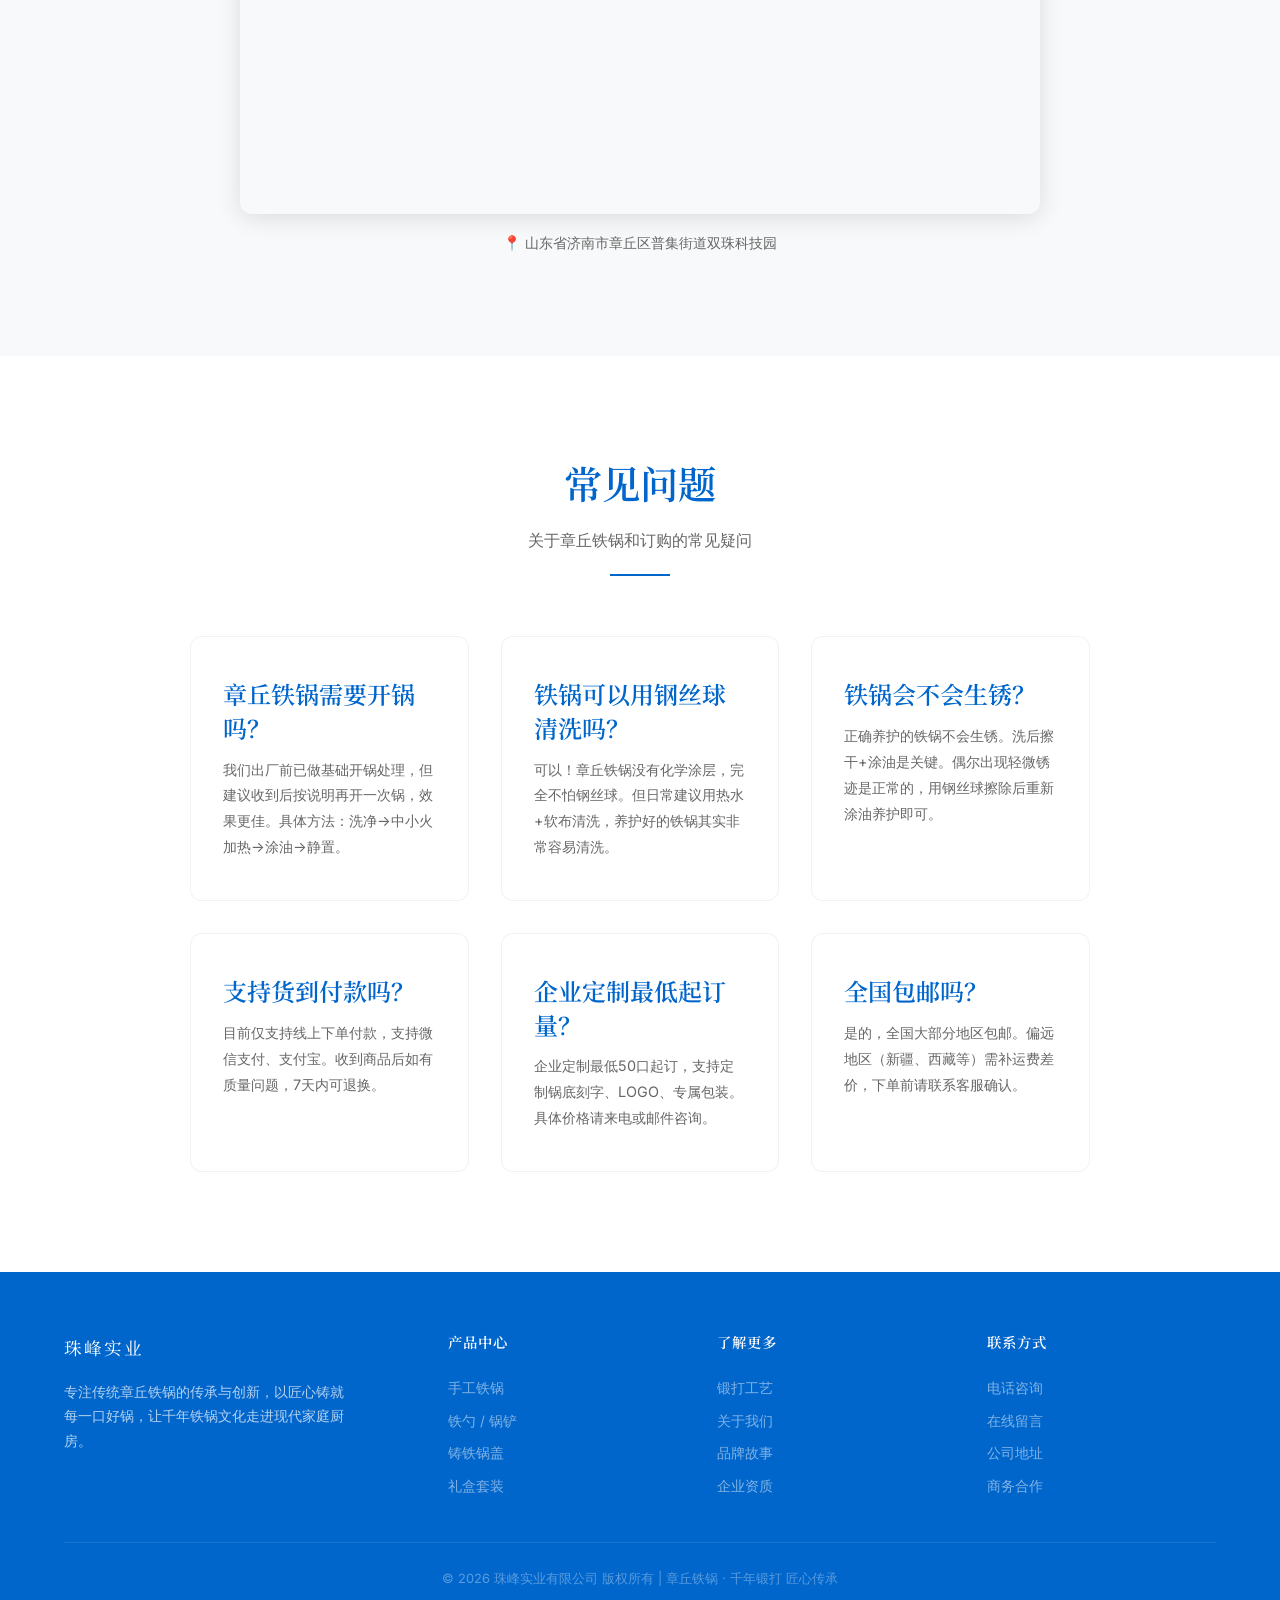
<file: contact/index.html>
<!DOCTYPE html>
<html lang="zh-CN">
<head>
  <meta charset="UTF-8">
  <meta name="viewport" content="width=device-width, initial-scale=1.0">
  <title>联系我们 - 珠峰实业 · 章丘铁锅</title>
  <meta name="description" content="联系珠峰实业，咨询章丘铁锅产品、企业定制、礼品团购等业务合作。">
  <link rel="preconnect" href="https://fonts.googleapis.com">
  <link href="https://fonts.googleapis.com/css2?family=Noto+Serif+SC:wght@400;600;700&family=Inter:wght@400;500;600&display=swap" rel="stylesheet">
  <link rel="stylesheet" href="../assets/style.css">
</head>
<body>

  <!-- Navigation -->
  <nav class="navbar">
    <div class="nav-inner">
      <a href="../" class="nav-logo">
        <div class="logo-icon-svg">
          <svg xmlns="http://www.w3.org/2000/svg" viewBox="0 0 44 44" fill="none">
            <rect width="44" height="44" rx="11" fill="url(#lg_nav)"/>
            <defs>
              <linearGradient id="lg_nav" x1="0" y1="0" x2="44" y2="44" gradientUnits="userSpaceOnUse">
                <stop offset="0%" stop-color="#0066cc"/>
                <stop offset="100%" stop-color="#5533ff"/>
              </linearGradient>
            </defs>
            <path d="M10 34 L22 12 L34 34" fill="none" stroke="#fff" stroke-width="2.2" stroke-linejoin="round" stroke-linecap="round"/>
            <path d="M6 34 L14 22 L18 27" fill="none" stroke="rgba(255,255,255,0.6)" stroke-width="1.6" stroke-linejoin="round" stroke-linecap="round"/>
            <path d="M26 27 L30 22 L38 34" fill="none" stroke="rgba(255,255,255,0.6)" stroke-width="1.6" stroke-linejoin="round" stroke-linecap="round"/>
            <path d="M18.5 18 L22 12 L25.5 18" fill="rgba(255,255,255,0.4)" stroke="none"/>
            <path d="M8 34 Q8 40 22 40 Q36 40 36 34" fill="none" stroke="rgba(255,255,255,0.8)" stroke-width="1.8" stroke-linecap="round"/>
          </svg>
        </div>
        <span>珠峰实业</span>
      </a>
      <div class="nav-links">
        <a href="../">首页</a>
        <a href="../products/">产品中心</a>
        <a href="../craft/">锻打工艺</a>
        <a href="../about/">关于我们</a>
        <a href="./" class="active">联系我们</a>
      </div>
      <button class="nav-toggle" aria-label="菜单">
        <span></span><span></span><span></span>
      </button>
    </div>
  </nav>

  <!-- Page Hero -->
  <section class="page-hero">
    <div class="container">
      <h1>联系我们</h1>
      <p>产品咨询、企业定制、商务合作——我们随时欢迎您的来信来电</p>
    </div>
  </section>

  <!-- Contact -->
  <section>
    <div class="container">
      <div class="contact-grid">
        <div>
          <h2 style="margin-bottom:8px;">联系方式</h2>
          <p style="color:var(--color-text-light); margin-bottom:36px; font-size:0.95rem;">您可以通过以下方式与我们取得联系，我们会在24小时内回复您。</p>
          <div class="contact-info-list">
            <div class="contact-info-item">
              <div class="icon-box">📞</div>
              <div>
                <h4>电话咨询</h4>
                <p>18911228975</p>
                <p>工作日 9:00 - 18:00</p>
              </div>
            </div>
            <div class="contact-info-item">
              <div class="icon-box">📱</div>
              <div>
                <h4>手机 / 微信</h4>
                <p>18911228975</p>
                <p>微信同号，欢迎添加咨询</p>
              </div>
            </div>
            <div class="contact-info-item">
              <div class="icon-box">📧</div>
              <div>
                <h4>电子邮箱</h4>
                <p>1156739472@qq.com</p>
                <p>商务合作请发邮件详谈</p>
              </div>
            </div>
            <div class="contact-info-item">
              <div class="icon-box">📍</div>
              <div>
                <h4>公司地址</h4>
                <p>山东省济南市章丘区</p>
                <p>普集街道双珠科技园</p>
              </div>
            </div>
            <div class="contact-info-item">
              <div class="icon-box">🕐</div>
              <div>
                <h4>营业时间</h4>
                <p>周一至周五 9:00 - 18:00</p>
                <p>周六 9:00 - 12:00（周日休息）</p>
              </div>
            </div>
          </div>
        </div>

        <div class="contact-form">
          <h3>在线留言</h3>
          <p style="color:var(--color-text-light); font-size:0.88rem; margin-bottom:24px;">填写以下表单，我们会尽快与您联系。</p>
          <form id="contactForm">
            <div class="form-row">
              <div class="form-group">
                <label>您的姓名 *</label>
                <input type="text" name="姓名" placeholder="请输入姓名" required>
              </div>
              <div class="form-group">
                <label>联系电话 *</label>
                <input type="tel" name="电话" placeholder="请输入手机号" required>
              </div>
            </div>
            <div class="form-group">
              <label>电子邮箱</label>
              <input type="email" name="邮箱" placeholder="请输入邮箱（选填）">
            </div>
            <div class="form-group">
              <label>咨询类型</label>
              <select name="咨询类型">
                <option value="">请选择咨询类型</option>
                <option value="产品咨询">产品咨询</option>
                <option value="下单购买">下单购买</option>
                <option value="企业定制">企业定制</option>
                <option value="批量采购">批量采购</option>
                <option value="礼品团购">礼品团购</option>
                <option value="其他">其他</option>
              </select>
            </div>
            <div class="form-group">
              <label>留言内容 *</label>
              <textarea name="留言内容" placeholder="请描述您的需求，如需订购请注明产品规格和数量..." required></textarea>
            </div>
            <button type="submit" id="submitBtn" class="btn btn-primary" style="width:100%; justify-content:center;">提交咨询</button>
            <p id="formMsg" style="display:none; text-align:center; margin-top:16px; padding:12px; border-radius:8px; font-size:0.9rem;"></p>
          </form>
        </div>
      </div>
    </div>
  </section>

  <!-- OpenStreetMap -->
  <section class="bg-section">
    <div class="container">
      <div style="text-align:center;">
        <h2 style="margin-bottom:24px;">如何找到我们</h2>
        <div style="border-radius:12px; overflow:hidden; max-width:800px; margin:0 auto; box-shadow:0 4px 24px rgba(0,0,0,0.12);">
          <iframe
            src="https://www.openstreetmap.org/export/embed.html?bbox=117.50%2C36.69%2C117.57%2C36.74&layer=mapnik&marker=36.715%2C117.53"
            width="100%"
            height="400"
            frameborder="0"
            style="border:0; display:block;"
            loading="lazy"
            allowfullscreen>
          </iframe>
        </div>
        <p style="font-size:0.9rem; color:var(--color-text-light); margin-top:16px;">📍 山东省济南市章丘区普集街道双珠科技园</p>
      </div>
    </div>
  </section>

  <!-- FAQ -->
  <section>
    <div class="container">
      <div class="section-title">
        <h2>常见问题</h2>
        <p>关于章丘铁锅和订购的常见疑问</p>
      </div>
      <div class="feature-grid" style="max-width:900px; margin:0 auto;">
        <div class="feature-card" style="text-align:left;">
          <h3>章丘铁锅需要开锅吗？</h3>
          <p>我们出厂前已做基础开锅处理，但建议收到后按说明再开一次锅，效果更佳。具体方法：洗净→中小火加热→涂油→静置。</p>
        </div>
        <div class="feature-card" style="text-align:left;">
          <h3>铁锅可以用钢丝球清洗吗？</h3>
          <p>可以！章丘铁锅没有化学涂层，完全不怕钢丝球。但日常建议用热水+软布清洗，养护好的铁锅其实非常容易清洗。</p>
        </div>
        <div class="feature-card" style="text-align:left;">
          <h3>铁锅会不会生锈？</h3>
          <p>正确养护的铁锅不会生锈。洗后擦干+涂油是关键。偶尔出现轻微锈迹是正常的，用钢丝球擦除后重新涂油养护即可。</p>
        </div>
        <div class="feature-card" style="text-align:left;">
          <h3>支持货到付款吗？</h3>
          <p>目前仅支持线上下单付款，支持微信支付、支付宝。收到商品后如有质量问题，7天内可退换。</p>
        </div>
        <div class="feature-card" style="text-align:left;">
          <h3>企业定制最低起订量？</h3>
          <p>企业定制最低50口起订，支持定制锅底刻字、LOGO、专属包装。具体价格请来电或邮件咨询。</p>
        </div>
        <div class="feature-card" style="text-align:left;">
          <h3>全国包邮吗？</h3>
          <p>是的，全国大部分地区包邮。偏远地区（新疆、西藏等）需补运费差价，下单前请联系客服确认。</p>
        </div>
      </div>
    </div>
  </section>

  <!-- Footer -->
  <footer class="footer">
    <div class="container">
      <div class="footer-grid">
        <div class="footer-brand">
          <span class="logo-text">珠峰实业</span>
          <p>专注传统章丘铁锅的传承与创新，以匠心铸就每一口好锅，让千年铁锅文化走进现代家庭厨房。</p>
        </div>
        <div class="footer-col">
          <h4>产品中心</h4>
          <a href="../products/">手工铁锅</a>
          <a href="../products/">铁勺 / 锅铲</a>
          <a href="../products/">铸铁锅盖</a>
          <a href="../products/">礼盒套装</a>
        </div>
        <div class="footer-col">
          <h4>了解更多</h4>
          <a href="../craft/">锻打工艺</a>
          <a href="../about/">关于我们</a>
          <a href="../about/">品牌故事</a>
          <a href="../about/">企业资质</a>
        </div>
        <div class="footer-col">
          <h4>联系方式</h4>
          <a href="./">电话咨询</a>
          <a href="./">在线留言</a>
          <a href="./">公司地址</a>
          <a href="./">商务合作</a>
        </div>
      </div>
      <div class="footer-bottom">
        <p>© 2026 珠峰实业有限公司 版权所有 | 章丘铁锅 · 千年锻打 匠心传承</p>
      </div>
    </div>
  </footer>

  <script src="../assets/main.js"></script>
  <script>
    document.getElementById('contactForm').addEventListener('submit', async function(e) {
      e.preventDefault();
      const btn = document.getElementById('submitBtn');
      const msg = document.getElementById('formMsg');
      const form = this;

      btn.disabled = true;
      btn.textContent = '提交中...';
      msg.style.display = 'none';

      try {
        const scriptURL = 'https://script.google.com/macros/s/AKfycbyGE8-U-7c-c54Zzaiz5_ALCZbb3ZTL_KTq2EoUzG6vyvajFIfro8aRBmhucR6CpTw36A/exec';

        const formData = new FormData(form);
        const data = Object.fromEntries(formData);

        const res = await fetch(scriptURL, {
          method: 'POST',
          mode: 'no-cors',
          headers: { 'Content-Type': 'application/json' },
          body: JSON.stringify(data)
        });

        msg.style.display = 'block';
        msg.style.background = '#f0fdf4';
        msg.style.color = '#166534';
        msg.textContent = '✅ 提交成功！我们会尽快与您联系。';
        form.reset();
      } catch (err) {
        msg.style.display = 'block';
        msg.style.background = '#fef2f2';
        msg.style.color = '#991b1b';
        msg.textContent = '❌ 提交失败，请稍后重试或直接致电联系我们。';
      } finally {
        btn.disabled = false;
        btn.textContent = '提交咨询';
      }
    });
  </script>
</body>
</html>
</file>
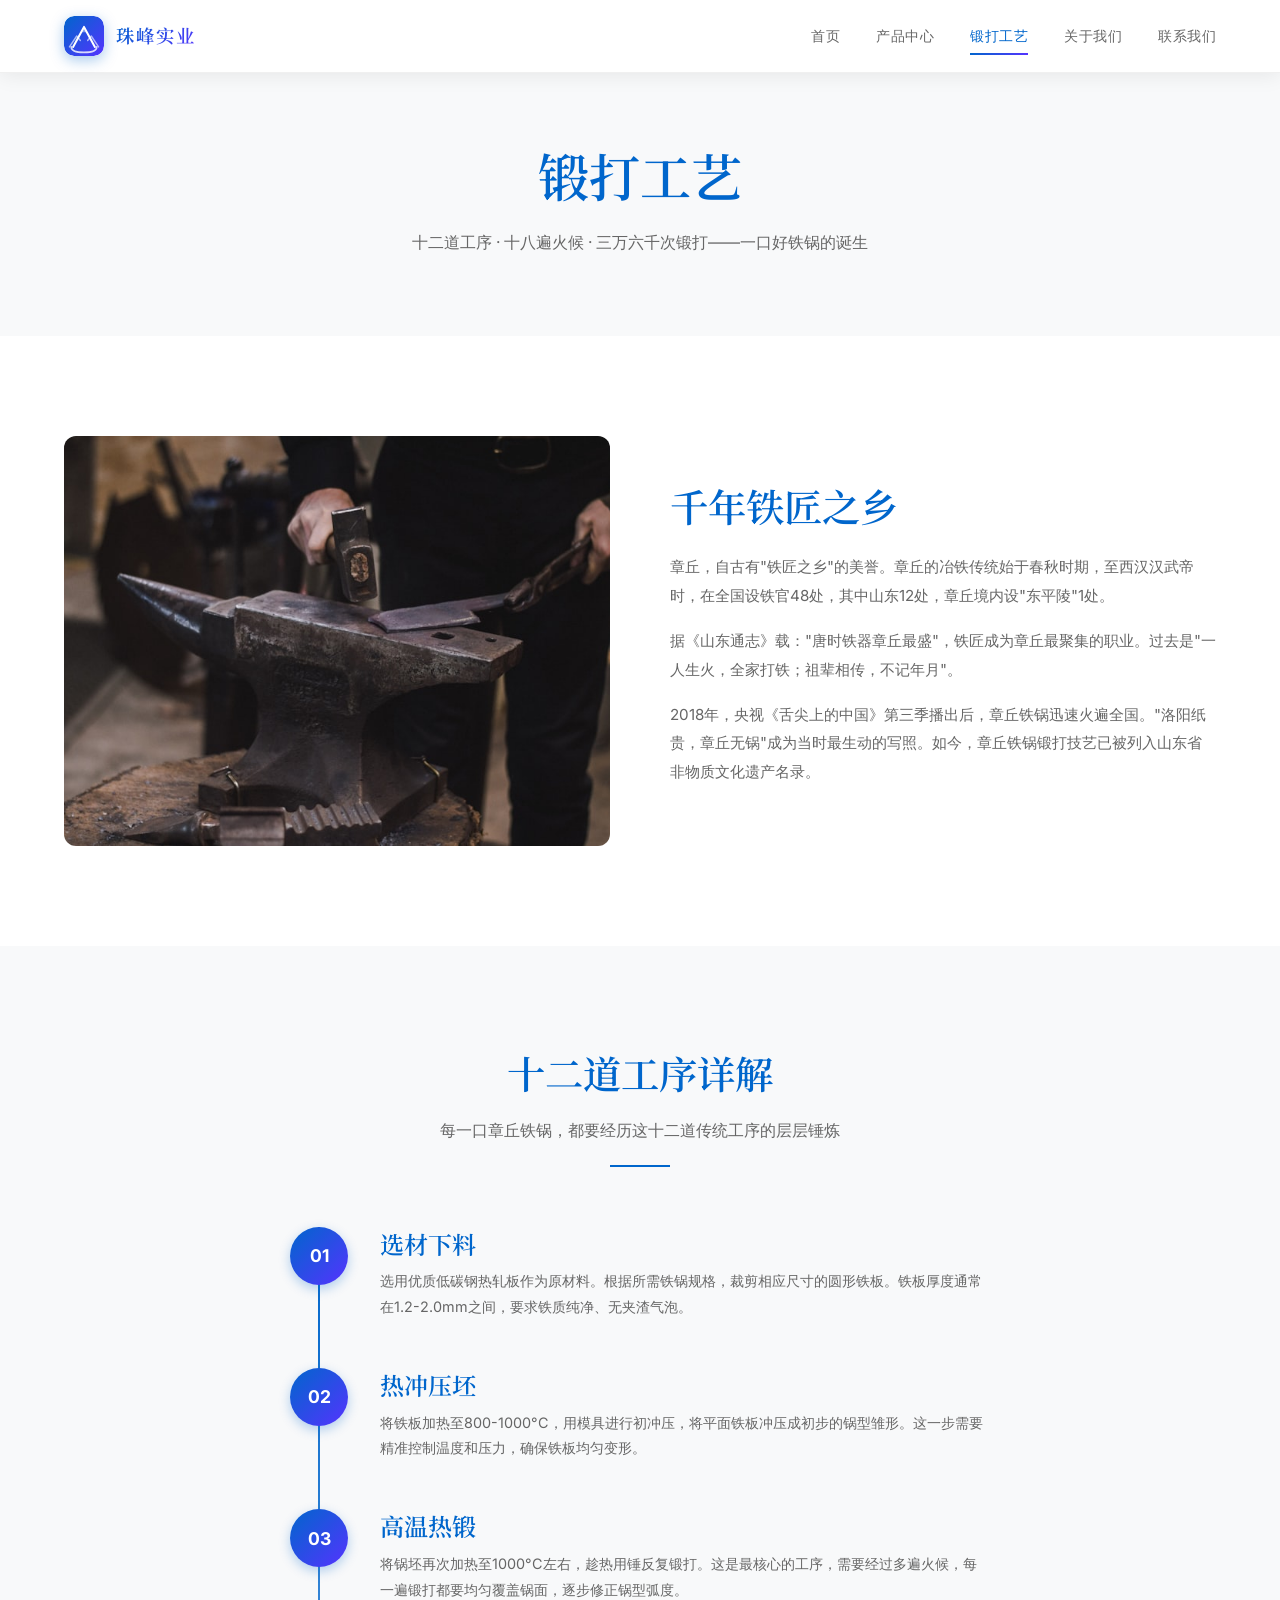
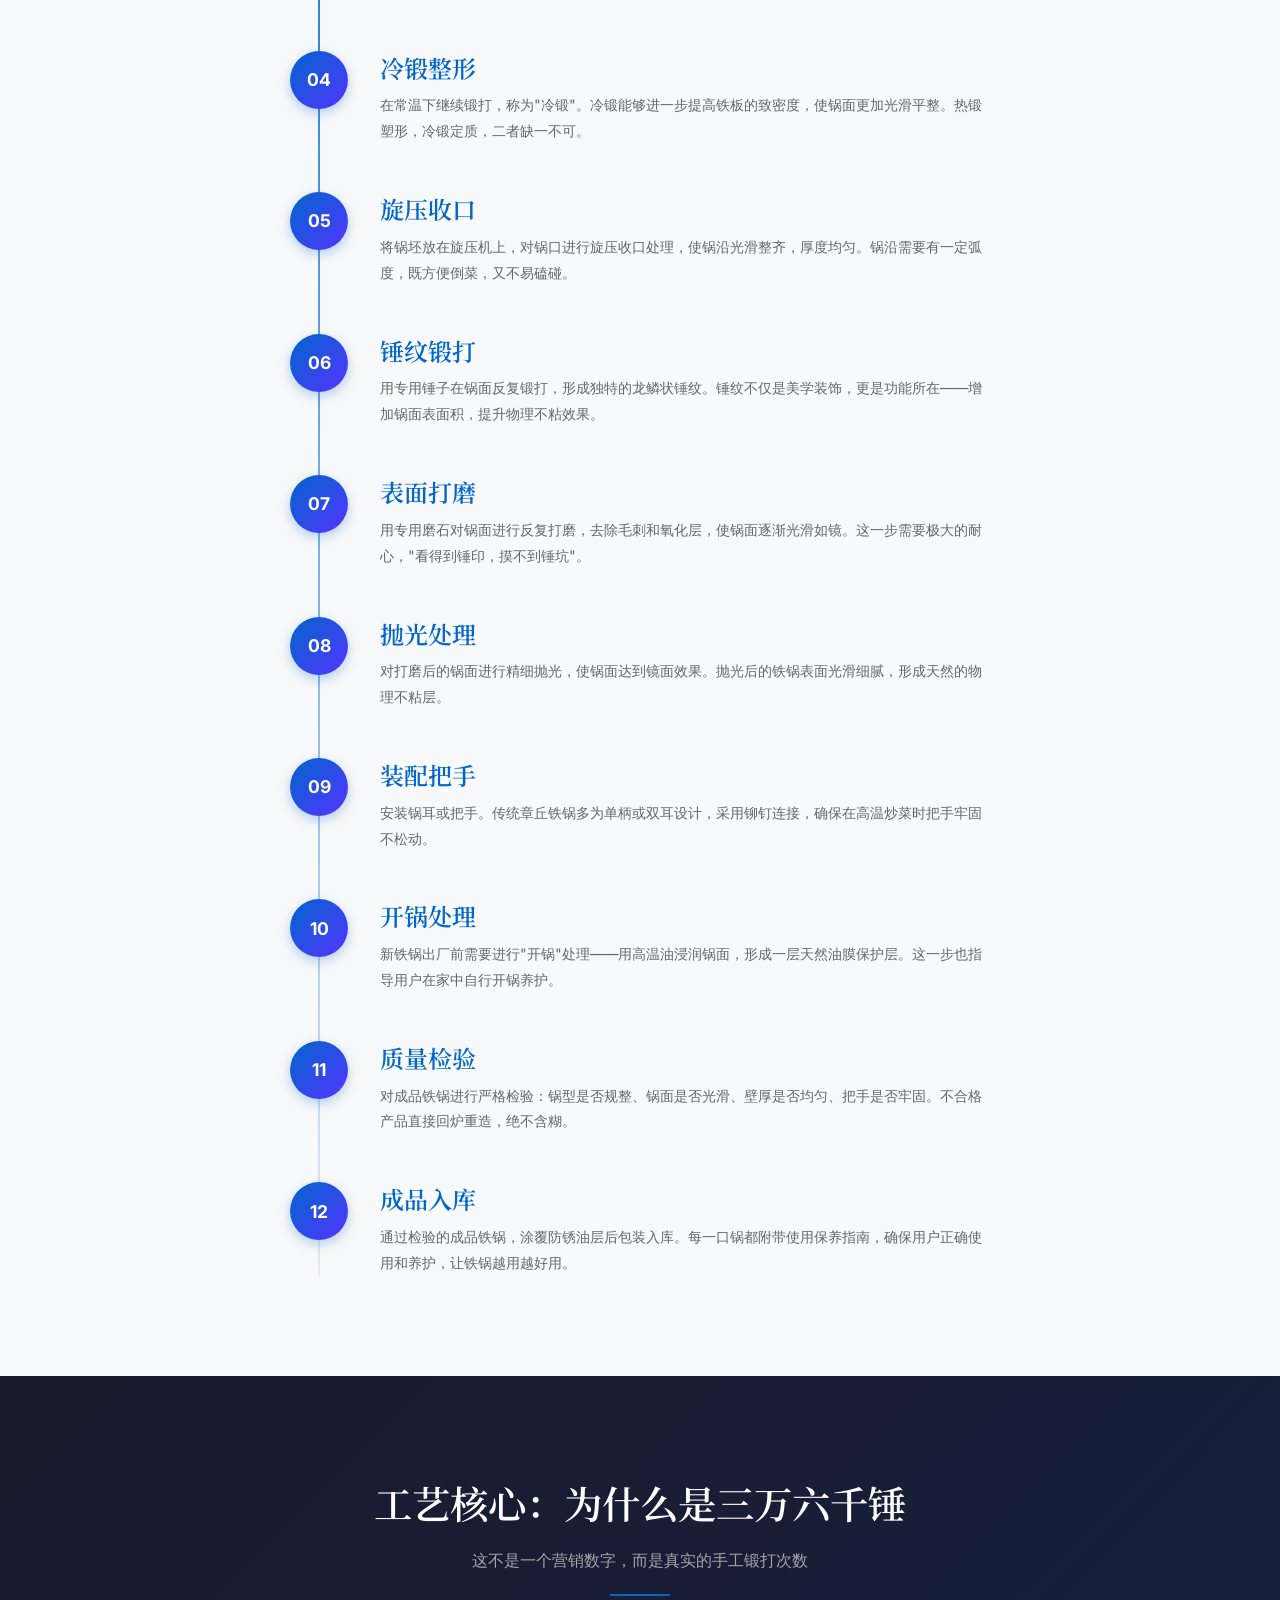
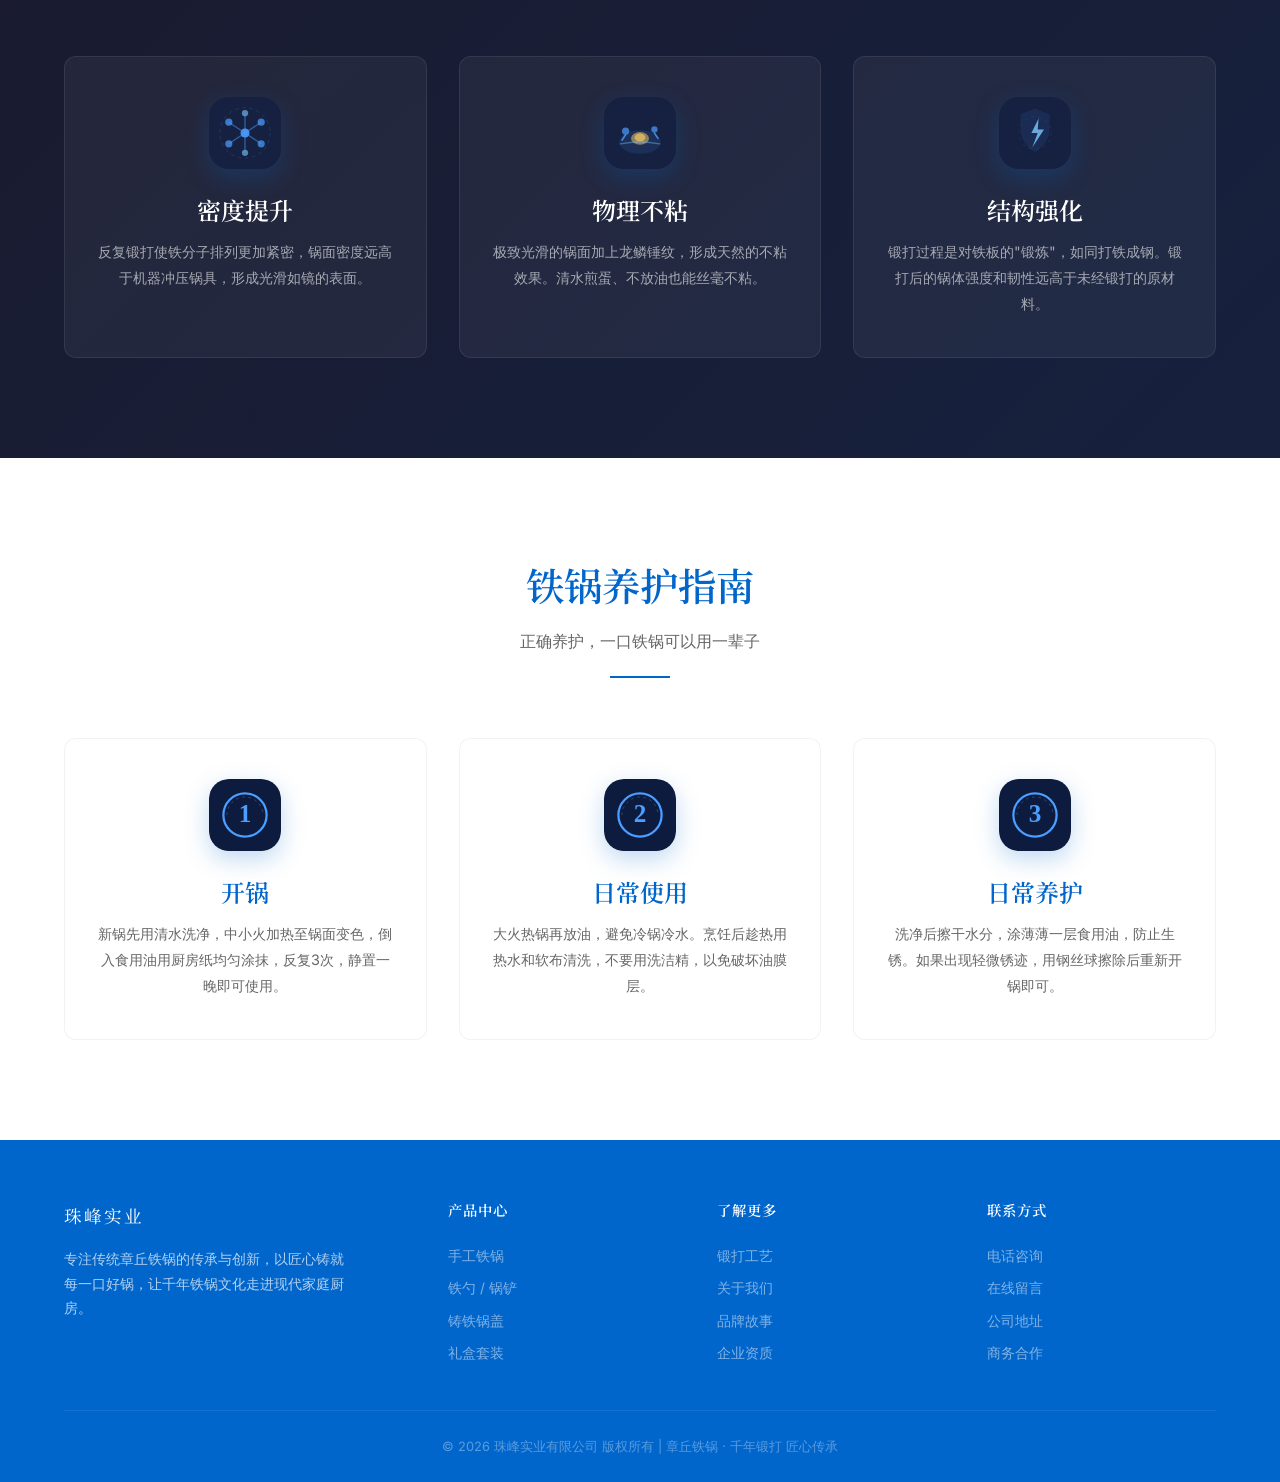
<file: craft/index.html>
<!DOCTYPE html>
<html lang="zh-CN">
<head>
  <meta charset="UTF-8">
  <meta name="viewport" content="width=device-width, initial-scale=1.0">
  <title>锻打工艺 - 珠峰实业 · 章丘铁锅</title>
  <meta name="description" content="了解章丘铁锅十二道工序、三万六千锤的传统手工锻打工艺，感受千年匠人精神的传承。">
  <link rel="preconnect" href="https://fonts.googleapis.com">
  <link href="https://fonts.googleapis.com/css2?family=Noto+Serif+SC:wght@400;600;700&family=Inter:wght@400;500;600&display=swap" rel="stylesheet">
  <link rel="stylesheet" href="../assets/style.css">
</head>
<body>

  <!-- Navigation -->
  <nav class="navbar">
    <div class="nav-inner">
      <a href="../" class="nav-logo">
        <div class="logo-icon-svg">
          <svg xmlns="http://www.w3.org/2000/svg" viewBox="0 0 44 44" fill="none">
            <rect width="44" height="44" rx="11" fill="url(#lg_nav)"/>
            <defs>
              <linearGradient id="lg_nav" x1="0" y1="0" x2="44" y2="44" gradientUnits="userSpaceOnUse">
                <stop offset="0%" stop-color="#0066cc"/>
                <stop offset="100%" stop-color="#5533ff"/>
              </linearGradient>
            </defs>
            <path d="M10 34 L22 12 L34 34" fill="none" stroke="#fff" stroke-width="2.2" stroke-linejoin="round" stroke-linecap="round"/>
            <path d="M6 34 L14 22 L18 27" fill="none" stroke="rgba(255,255,255,0.6)" stroke-width="1.6" stroke-linejoin="round" stroke-linecap="round"/>
            <path d="M26 27 L30 22 L38 34" fill="none" stroke="rgba(255,255,255,0.6)" stroke-width="1.6" stroke-linejoin="round" stroke-linecap="round"/>
            <path d="M18.5 18 L22 12 L25.5 18" fill="rgba(255,255,255,0.4)" stroke="none"/>
            <path d="M8 34 Q8 40 22 40 Q36 40 36 34" fill="none" stroke="rgba(255,255,255,0.8)" stroke-width="1.8" stroke-linecap="round"/>
          </svg>
        </div>
        <span>珠峰实业</span>
      </a>
      <div class="nav-links">
        <a href="../">首页</a>
        <a href="../products/">产品中心</a>
        <a href="./" class="active">锻打工艺</a>
        <a href="../about/">关于我们</a>
        <a href="../contact/">联系我们</a>
      </div>
      <button class="nav-toggle" aria-label="菜单">
        <span></span><span></span><span></span>
      </button>
    </div>
  </nav>

  <!-- Page Hero -->
  <section class="page-hero">
    <div class="container">
      <h1>锻打工艺</h1>
      <p>十二道工序 · 十八遍火候 · 三万六千次锻打——一口好铁锅的诞生</p>
    </div>
  </section>

  <!-- 工艺历史 -->
  <section>
    <div class="container">
      <div class="about-grid">
        <div class="about-image">
          <div class="about-image-placeholder" style="background-image:url('../assets/images/craft-1.jpg'); background-size:cover; background-position:center; min-height:360px;">
          </div>
        </div>
        <div class="about-text">
          <h2>千年铁匠之乡</h2>
          <p>章丘，自古有"铁匠之乡"的美誉。章丘的冶铁传统始于春秋时期，至西汉汉武帝时，在全国设铁官48处，其中山东12处，章丘境内设"东平陵"1处。</p>
          <p>据《山东通志》载："唐时铁器章丘最盛"，铁匠成为章丘最聚集的职业。过去是"一人生火，全家打铁；祖辈相传，不记年月"。</p>
          <p>2018年，央视《舌尖上的中国》第三季播出后，章丘铁锅迅速火遍全国。"洛阳纸贵，章丘无锅"成为当时最生动的写照。如今，章丘铁锅锻打技艺已被列入山东省非物质文化遗产名录。</p>
        </div>
      </div>
    </div>
  </section>

  <!-- 十二道工序 -->
  <section class="bg-section">
    <div class="container">
      <div class="section-title">
        <h2>十二道工序详解</h2>
        <p>每一口章丘铁锅，都要经历这十二道传统工序的层层锤炼</p>
      </div>
      <div class="process-timeline">
        <div class="process-item">
          <div class="process-num">01</div>
          <div class="process-content">
            <h3>选材下料</h3>
            <p>选用优质低碳钢热轧板作为原材料。根据所需铁锅规格，裁剪相应尺寸的圆形铁板。铁板厚度通常在1.2-2.0mm之间，要求铁质纯净、无夹渣气泡。</p>
          </div>
        </div>
        <div class="process-item">
          <div class="process-num">02</div>
          <div class="process-content">
            <h3>热冲压坯</h3>
            <p>将铁板加热至800-1000°C，用模具进行初冲压，将平面铁板冲压成初步的锅型雏形。这一步需要精准控制温度和压力，确保铁板均匀变形。</p>
          </div>
        </div>
        <div class="process-item">
          <div class="process-num">03</div>
          <div class="process-content">
            <h3>高温热锻</h3>
            <p>将锅坯再次加热至1000°C左右，趁热用锤反复锻打。这是最核心的工序，需要经过多遍火候，每一遍锻打都要均匀覆盖锅面，逐步修正锅型弧度。</p>
          </div>
        </div>
        <div class="process-item">
          <div class="process-num">04</div>
          <div class="process-content">
            <h3>冷锻整形</h3>
            <p>在常温下继续锻打，称为"冷锻"。冷锻能够进一步提高铁板的致密度，使锅面更加光滑平整。热锻塑形，冷锻定质，二者缺一不可。</p>
          </div>
        </div>
        <div class="process-item">
          <div class="process-num">05</div>
          <div class="process-content">
            <h3>旋压收口</h3>
            <p>将锅坯放在旋压机上，对锅口进行旋压收口处理，使锅沿光滑整齐，厚度均匀。锅沿需要有一定弧度，既方便倒菜，又不易磕碰。</p>
          </div>
        </div>
        <div class="process-item">
          <div class="process-num">06</div>
          <div class="process-content">
            <h3>锤纹锻打</h3>
            <p>用专用锤子在锅面反复锻打，形成独特的龙鳞状锤纹。锤纹不仅是美学装饰，更是功能所在——增加锅面表面积，提升物理不粘效果。</p>
          </div>
        </div>
        <div class="process-item">
          <div class="process-num">07</div>
          <div class="process-content">
            <h3>表面打磨</h3>
            <p>用专用磨石对锅面进行反复打磨，去除毛刺和氧化层，使锅面逐渐光滑如镜。这一步需要极大的耐心，"看得到锤印，摸不到锤坑"。</p>
          </div>
        </div>
        <div class="process-item">
          <div class="process-num">08</div>
          <div class="process-content">
            <h3>抛光处理</h3>
            <p>对打磨后的锅面进行精细抛光，使锅面达到镜面效果。抛光后的铁锅表面光滑细腻，形成天然的物理不粘层。</p>
          </div>
        </div>
        <div class="process-item">
          <div class="process-num">09</div>
          <div class="process-content">
            <h3>装配把手</h3>
            <p>安装锅耳或把手。传统章丘铁锅多为单柄或双耳设计，采用铆钉连接，确保在高温炒菜时把手牢固不松动。</p>
          </div>
        </div>
        <div class="process-item">
          <div class="process-num">10</div>
          <div class="process-content">
            <h3>开锅处理</h3>
            <p>新铁锅出厂前需要进行"开锅"处理——用高温油浸润锅面，形成一层天然油膜保护层。这一步也指导用户在家中自行开锅养护。</p>
          </div>
        </div>
        <div class="process-item">
          <div class="process-num">11</div>
          <div class="process-content">
            <h3>质量检验</h3>
            <p>对成品铁锅进行严格检验：锅型是否规整、锅面是否光滑、壁厚是否均匀、把手是否牢固。不合格产品直接回炉重造，绝不含糊。</p>
          </div>
        </div>
        <div class="process-item">
          <div class="process-num">12</div>
          <div class="process-content">
            <h3>成品入库</h3>
            <p>通过检验的成品铁锅，涂覆防锈油层后包装入库。每一口锅都附带使用保养指南，确保用户正确使用和养护，让铁锅越用越好用。</p>
          </div>
        </div>
      </div>
    </div>
  </section>

  <!-- 工艺核心 -->
  <section class="dark-section">
    <div class="container">
      <div class="section-title">
        <h2 style="color:#fff;">工艺核心：为什么是三万六千锤</h2>
        <p style="color:rgba(255,255,255,0.6);">这不是一个营销数字，而是真实的手工锻打次数</p>
      </div>
      <div class="feature-grid">
        <div class="feature-card" style="background:rgba(255,255,255,0.05); border:1px solid rgba(255,255,255,0.08);">
          <div class="icon-svg">
            <svg xmlns="http://www.w3.org/2000/svg" viewBox="0 0 80 80" fill="none">
              <rect width="80" height="80" rx="20" fill="#162040"/>
              <!-- 铁分子晶格结构 -->
              <circle cx="40" cy="40" r="5" fill="#4a9eff" opacity="0.9"/>
              <circle cx="22" cy="28" r="4" fill="#4a9eff" opacity="0.7"/>
              <circle cx="58" cy="28" r="4" fill="#4a9eff" opacity="0.7"/>
              <circle cx="22" cy="52" r="4" fill="#4a9eff" opacity="0.7"/>
              <circle cx="58" cy="52" r="4" fill="#4a9eff" opacity="0.7"/>
              <circle cx="40" cy="18" r="3.5" fill="#7ec8ff" opacity="0.6"/>
              <circle cx="40" cy="62" r="3.5" fill="#7ec8ff" opacity="0.6"/>
              <!-- 晶格连线 -->
              <line x1="40" y1="40" x2="22" y2="28" stroke="#4a9eff" stroke-width="1.5" opacity="0.5"/>
              <line x1="40" y1="40" x2="58" y2="28" stroke="#4a9eff" stroke-width="1.5" opacity="0.5"/>
              <line x1="40" y1="40" x2="22" y2="52" stroke="#4a9eff" stroke-width="1.5" opacity="0.5"/>
              <line x1="40" y1="40" x2="58" y2="52" stroke="#4a9eff" stroke-width="1.5" opacity="0.5"/>
              <line x1="40" y1="40" x2="40" y2="18" stroke="#4a9eff" stroke-width="1.5" opacity="0.5"/>
              <line x1="40" y1="40" x2="40" y2="62" stroke="#4a9eff" stroke-width="1.5" opacity="0.5"/>
              <!-- 外圈 -->
              <circle cx="40" cy="40" r="28" fill="none" stroke="#4a9eff" stroke-width="1" opacity="0.2" stroke-dasharray="4 4"/>
            </svg>
          </div>
          <h3 style="color:#fff;">密度提升</h3>
          <p style="color:rgba(255,255,255,0.6);">反复锻打使铁分子排列更加紧密，锅面密度远高于机器冲压锅具，形成光滑如镜的表面。</p>
        </div>
        <div class="feature-card" style="background:rgba(255,255,255,0.05); border:1px solid rgba(255,255,255,0.08);">
          <div class="icon-svg">
            <svg xmlns="http://www.w3.org/2000/svg" viewBox="0 0 80 80" fill="none">
              <rect width="80" height="80" rx="20" fill="#162040"/>
              <!-- 鸡蛋煎不粘 -->
              <ellipse cx="40" cy="50" rx="22" ry="12" fill="#4a9eff" opacity="0.12" stroke="#4a9eff" stroke-width="2"/>
              <ellipse cx="40" cy="46" rx="10" ry="7" fill="#ffd066" opacity="0.5"/>
              <ellipse cx="40" cy="45" rx="6" ry="4.5" fill="#ffd066" opacity="0.6"/>
              <!-- 水珠不沾 -->
              <circle cx="24" cy="38" r="4" fill="#4a9eff" opacity="0.7"/>
              <circle cx="56" cy="36" r="3.5" fill="#4a9eff" opacity="0.7"/>
              <!-- 箭头弹开 -->
              <path d="M24 42 L20 48" stroke="#4a9eff" stroke-width="1.8" stroke-linecap="round" opacity="0.8"/>
              <path d="M56 40 L60 46" stroke="#4a9eff" stroke-width="1.8" stroke-linecap="round" opacity="0.8"/>
              <!-- 锅面光泽线 -->
              <path d="M18 52 Q40 48 62 52" stroke="#7ec8ff" stroke-width="1.5" stroke-linecap="round" opacity="0.4"/>
            </svg>
          </div>
          <h3 style="color:#fff;">物理不粘</h3>
          <p style="color:rgba(255,255,255,0.6);">极致光滑的锅面加上龙鳞锤纹，形成天然的不粘效果。清水煎蛋、不放油也能丝毫不粘。</p>
        </div>
        <div class="feature-card" style="background:rgba(255,255,255,0.05); border:1px solid rgba(255,255,255,0.08);">
          <div class="icon-svg">
            <svg xmlns="http://www.w3.org/2000/svg" viewBox="0 0 80 80" fill="none">
              <rect width="80" height="80" rx="20" fill="#162040"/>
              <!-- 肌肉/强度符号：盾牌+闪电 -->
              <path d="M40 14 L55 20 L55 36 Q55 50 40 60 Q25 50 25 36 L25 20 Z" fill="#4a9eff" opacity="0.1" stroke="#4a9eff" stroke-width="2.2" stroke-linejoin="round"/>
              <!-- 闪电 -->
              <path d="M44 24 L36 40 L43 40 L37 56 L50 36 L43 36 Z" fill="#7ec8ff" opacity="0.8"/>
              <!-- 光晕 -->
              <circle cx="40" cy="40" r="18" fill="none" stroke="#4a9eff" stroke-width="1" opacity="0.15" stroke-dasharray="3 5"/>
            </svg>
          </div>
          <h3 style="color:#fff;">结构强化</h3>
          <p style="color:rgba(255,255,255,0.6);">锻打过程是对铁板的"锻炼"，如同打铁成钢。锻打后的锅体强度和韧性远高于未经锻打的原材料。</p>
        </div>
      </div>
    </div>
  </section>

  <!-- 养护指南 -->
  <section>
    <div class="container">
      <div class="section-title">
        <h2>铁锅养护指南</h2>
        <p>正确养护，一口铁锅可以用一辈子</p>
      </div>
      <div class="feature-grid">
        <div class="feature-card">
          <div class="icon-svg">
            <svg xmlns="http://www.w3.org/2000/svg" viewBox="0 0 80 80" fill="none">
              <rect width="80" height="80" rx="20" fill="#0d1b3e"/>
              <!-- 圆圈数字1 -->
              <circle cx="40" cy="40" r="24" fill="none" stroke="#4a9eff" stroke-width="2.5"/>
              <text x="40" y="48" font-family="Georgia, serif" font-size="28" font-weight="700" fill="#4a9eff" text-anchor="middle">1</text>
              <!-- 装饰弧 -->
              <path d="M20 40 A20 20 0 0 1 60 40" fill="none" stroke="#7ec8ff" stroke-width="1" opacity="0.3" stroke-dasharray="3 4"/>
            </svg>
          </div>
          <h3>开锅</h3>
          <p>新锅先用清水洗净，中小火加热至锅面变色，倒入食用油用厨房纸均匀涂抹，反复3次，静置一晚即可使用。</p>
        </div>
        <div class="feature-card">
          <div class="icon-svg">
            <svg xmlns="http://www.w3.org/2000/svg" viewBox="0 0 80 80" fill="none">
              <rect width="80" height="80" rx="20" fill="#0d1b3e"/>
              <circle cx="40" cy="40" r="24" fill="none" stroke="#4a9eff" stroke-width="2.5"/>
              <text x="40" y="48" font-family="Georgia, serif" font-size="28" font-weight="700" fill="#4a9eff" text-anchor="middle">2</text>
              <path d="M20 40 A20 20 0 0 1 60 40" fill="none" stroke="#7ec8ff" stroke-width="1" opacity="0.3" stroke-dasharray="3 4"/>
            </svg>
          </div>
          <h3>日常使用</h3>
          <p>大火热锅再放油，避免冷锅冷水。烹饪后趁热用热水和软布清洗，不要用洗洁精，以免破坏油膜层。</p>
        </div>
        <div class="feature-card">
          <div class="icon-svg">
            <svg xmlns="http://www.w3.org/2000/svg" viewBox="0 0 80 80" fill="none">
              <rect width="80" height="80" rx="20" fill="#0d1b3e"/>
              <circle cx="40" cy="40" r="24" fill="none" stroke="#4a9eff" stroke-width="2.5"/>
              <text x="40" y="48" font-family="Georgia, serif" font-size="28" font-weight="700" fill="#4a9eff" text-anchor="middle">3</text>
              <path d="M20 40 A20 20 0 0 1 60 40" fill="none" stroke="#7ec8ff" stroke-width="1" opacity="0.3" stroke-dasharray="3 4"/>
            </svg>
          </div>
          <h3>日常养护</h3>
          <p>洗净后擦干水分，涂薄薄一层食用油，防止生锈。如果出现轻微锈迹，用钢丝球擦除后重新开锅即可。</p>
        </div>
      </div>
    </div>
  </section>

  <!-- Footer -->
  <footer class="footer">
    <div class="container">
      <div class="footer-grid">
        <div class="footer-brand">
          <span class="logo-text">珠峰实业</span>
          <p>专注传统章丘铁锅的传承与创新，以匠心铸就每一口好锅，让千年铁锅文化走进现代家庭厨房。</p>
        </div>
        <div class="footer-col">
          <h4>产品中心</h4>
          <a href="../products/">手工铁锅</a>
          <a href="../products/">铁勺 / 锅铲</a>
          <a href="../products/">铸铁锅盖</a>
          <a href="../products/">礼盒套装</a>
        </div>
        <div class="footer-col">
          <h4>了解更多</h4>
          <a href="./">锻打工艺</a>
          <a href="../about/">关于我们</a>
          <a href="../about/">品牌故事</a>
          <a href="../about/">企业资质</a>
        </div>
        <div class="footer-col">
          <h4>联系方式</h4>
          <a href="../contact/">电话咨询</a>
          <a href="../contact/">在线留言</a>
          <a href="../contact/">公司地址</a>
          <a href="../contact/">商务合作</a>
        </div>
      </div>
      <div class="footer-bottom">
        <p>© 2026 珠峰实业有限公司 版权所有 | 章丘铁锅 · 千年锻打 匠心传承</p>
      </div>
    </div>
  </footer>

  <script src="../assets/main.js"></script>
</body>
</html>
</file>
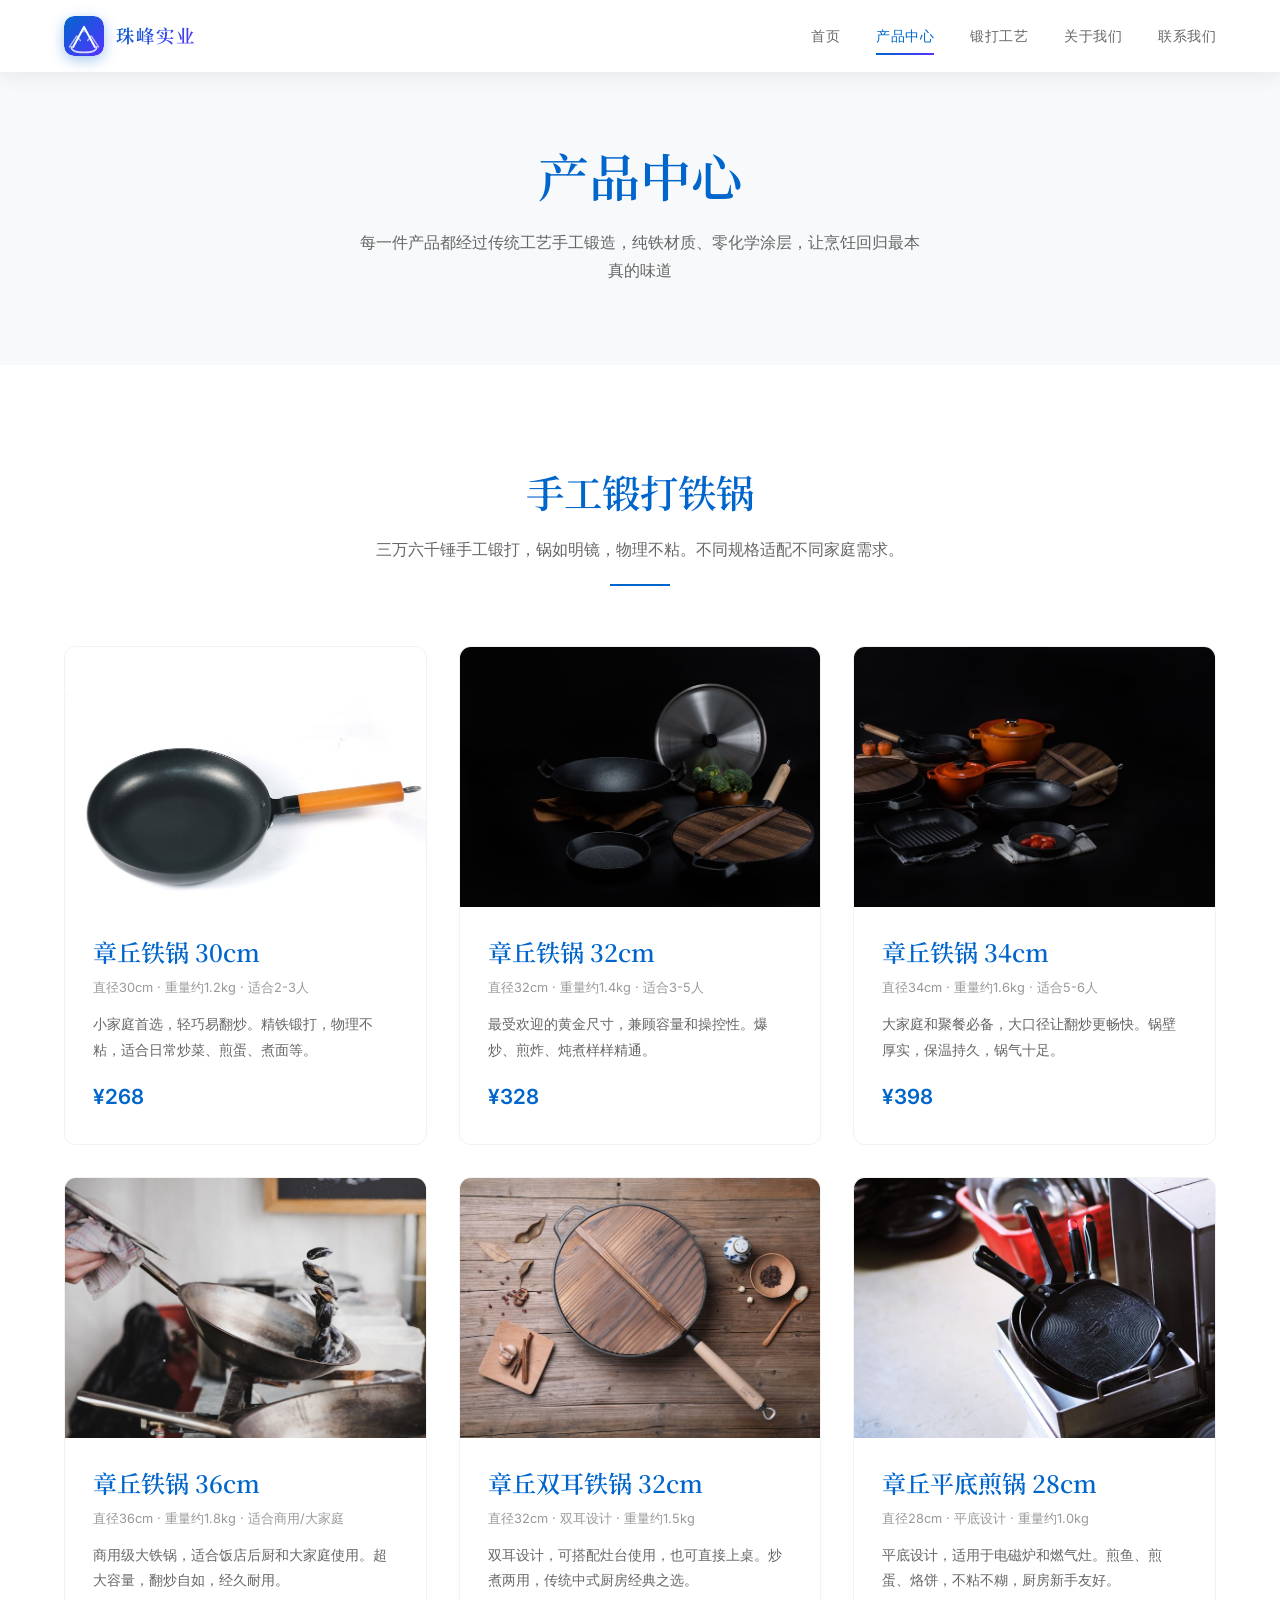
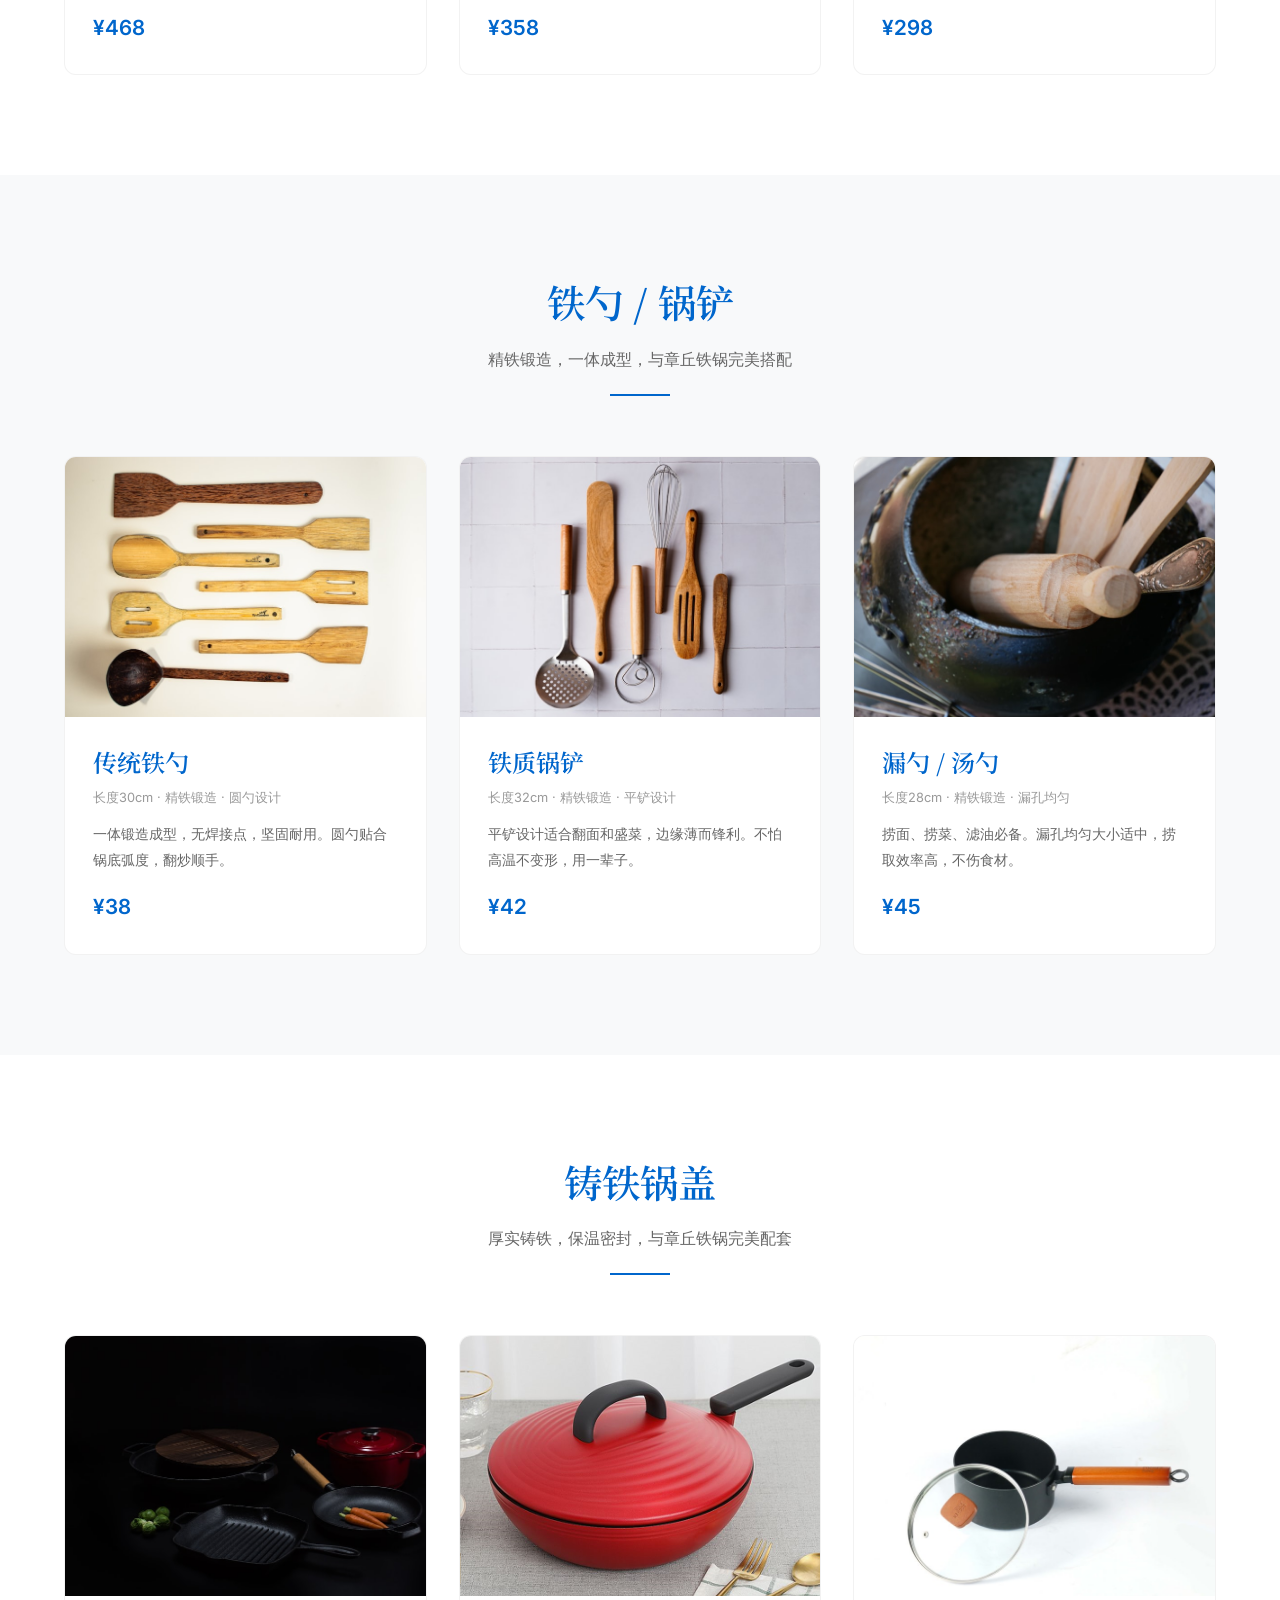
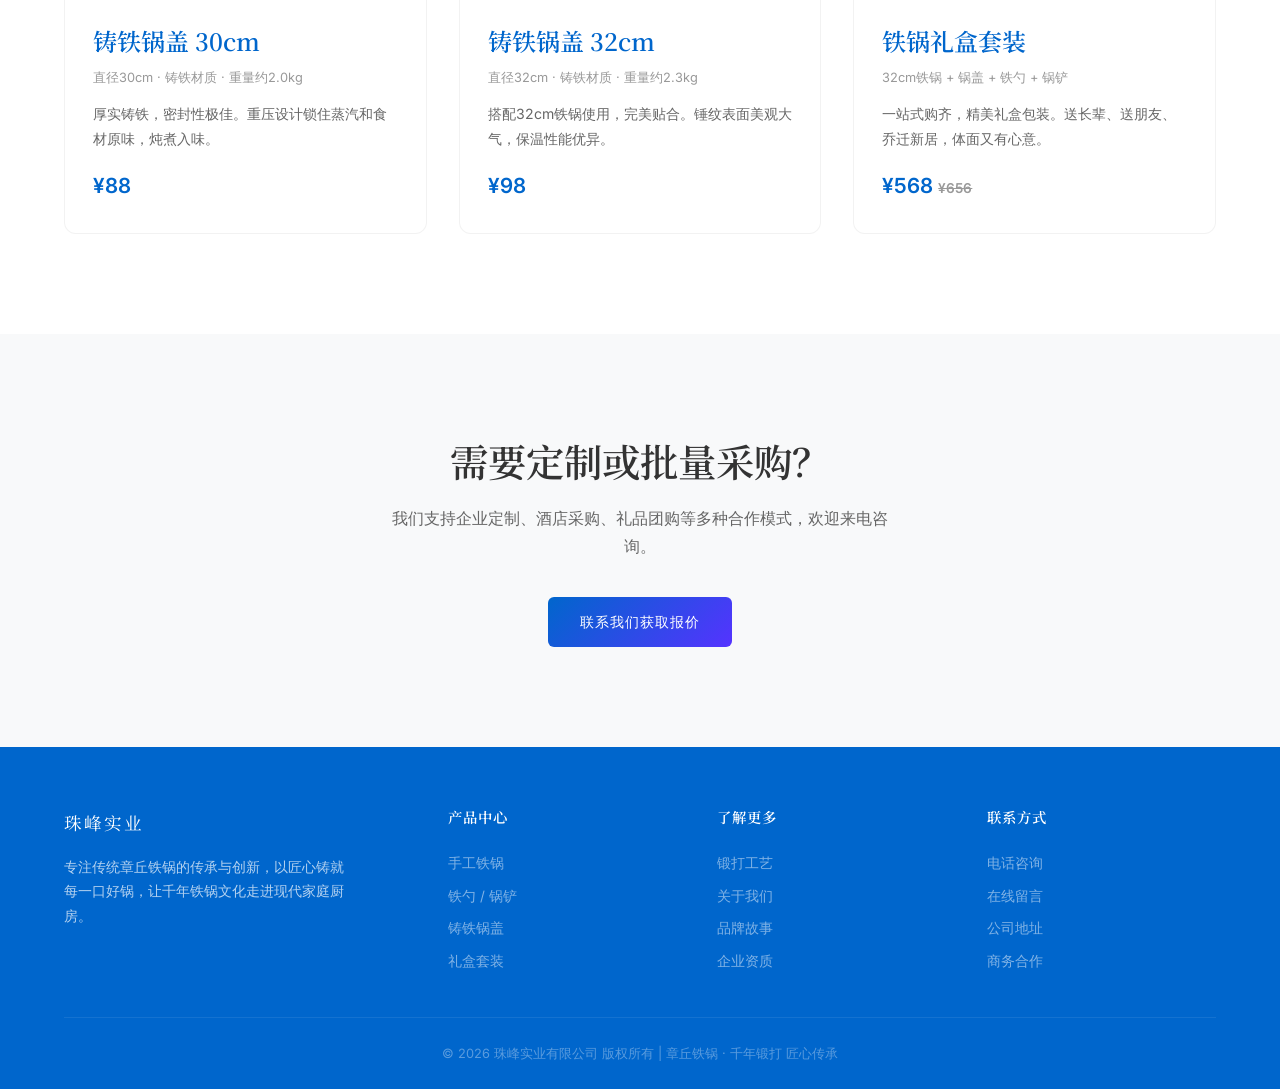
<file: products/index.html>
<!DOCTYPE html>
<html lang="zh-CN">
<head>
  <meta charset="UTF-8">
  <meta name="viewport" content="width=device-width, initial-scale=1.0">
  <title>产品中心 - 珠峰实业 · 章丘铁锅</title>
  <meta name="description" content="珠峰实业章丘铁锅产品中心：手工锻打铁锅、传统铁勺锅铲、铸铁锅盖，满足中式烹饪全场景需求。">
  <link rel="preconnect" href="https://fonts.googleapis.com">
  <link href="https://fonts.googleapis.com/css2?family=Noto+Serif+SC:wght@400;600;700&family=Inter:wght@400;500;600&display=swap" rel="stylesheet">
  <link rel="stylesheet" href="../assets/style.css">
</head>
<body>

  <!-- Navigation -->
  <nav class="navbar">
    <div class="nav-inner">
      <a href="../" class="nav-logo">
        <div class="logo-icon-svg">
          <svg xmlns="http://www.w3.org/2000/svg" viewBox="0 0 44 44" fill="none">
            <rect width="44" height="44" rx="11" fill="url(#lg_nav)"/>
            <defs>
              <linearGradient id="lg_nav" x1="0" y1="0" x2="44" y2="44" gradientUnits="userSpaceOnUse">
                <stop offset="0%" stop-color="#0066cc"/>
                <stop offset="100%" stop-color="#5533ff"/>
              </linearGradient>
            </defs>
            <path d="M10 34 L22 12 L34 34" fill="none" stroke="#fff" stroke-width="2.2" stroke-linejoin="round" stroke-linecap="round"/>
            <path d="M6 34 L14 22 L18 27" fill="none" stroke="rgba(255,255,255,0.6)" stroke-width="1.6" stroke-linejoin="round" stroke-linecap="round"/>
            <path d="M26 27 L30 22 L38 34" fill="none" stroke="rgba(255,255,255,0.6)" stroke-width="1.6" stroke-linejoin="round" stroke-linecap="round"/>
            <path d="M18.5 18 L22 12 L25.5 18" fill="rgba(255,255,255,0.4)" stroke="none"/>
            <path d="M8 34 Q8 40 22 40 Q36 40 36 34" fill="none" stroke="rgba(255,255,255,0.8)" stroke-width="1.8" stroke-linecap="round"/>
          </svg>
        </div>
        <span>珠峰实业</span>
      </a>
      <div class="nav-links">
        <a href="../">首页</a>
        <a href="./" class="active">产品中心</a>
        <a href="../craft/">锻打工艺</a>
        <a href="../about/">关于我们</a>
        <a href="../contact/">联系我们</a>
      </div>
      <button class="nav-toggle" aria-label="菜单">
        <span></span><span></span><span></span>
      </button>
    </div>
  </nav>

  <!-- Page Hero -->
  <section class="page-hero">
    <div class="container">
      <h1>产品中心</h1>
      <p>每一件产品都经过传统工艺手工锻造，纯铁材质、零化学涂层，让烹饪回归最本真的味道</p>
    </div>
  </section>

  <!-- 产品分类：铁锅 -->
  <section>
    <div class="container">
      <div class="section-title">
        <h2>手工锻打铁锅</h2>
        <p>三万六千锤手工锻打，锅如明镜，物理不粘。不同规格适配不同家庭需求。</p>
      </div>
      <div class="product-grid">
        <div class="product-card">
          <div class="product-card-img" style="background-image:url('../assets/images/wok-2.jpg'); background-size:cover; background-position:center;">
          </div>
          <div class="product-card-body">
            <h3>章丘铁锅 30cm</h3>
            <div class="spec">直径30cm · 重量约1.2kg · 适合2-3人</div>
            <p>小家庭首选，轻巧易翻炒。精铁锻打，物理不粘，适合日常炒菜、煎蛋、煮面等。</p>
            <div class="price">¥268</div>
          </div>
        </div>
        <div class="product-card">
          <div class="product-card-img" style="background-image:url('../assets/images/wok-3.jpg'); background-size:cover; background-position:center;">
          </div>
          <div class="product-card-body">
            <h3>章丘铁锅 32cm</h3>
            <div class="spec">直径32cm · 重量约1.4kg · 适合3-5人</div>
            <p>最受欢迎的黄金尺寸，兼顾容量和操控性。爆炒、煎炸、炖煮样样精通。</p>
            <div class="price">¥328</div>
          </div>
        </div>
        <div class="product-card">
          <div class="product-card-img" style="background-image:url('../assets/images/wok-4.jpg'); background-size:cover; background-position:center;">
          </div>
          <div class="product-card-body">
            <h3>章丘铁锅 34cm</h3>
            <div class="spec">直径34cm · 重量约1.6kg · 适合5-6人</div>
            <p>大家庭和聚餐必备，大口径让翻炒更畅快。锅壁厚实，保温持久，锅气十足。</p>
            <div class="price">¥398</div>
          </div>
        </div>
        <div class="product-card">
          <div class="product-card-img" style="background-image:url('../assets/images/cooking-1.jpg'); background-size:cover; background-position:center;">
          </div>
          <div class="product-card-body">
            <h3>章丘铁锅 36cm</h3>
            <div class="spec">直径36cm · 重量约1.8kg · 适合商用/大家庭</div>
            <p>商用级大铁锅，适合饭店后厨和大家庭使用。超大容量，翻炒自如，经久耐用。</p>
            <div class="price">¥468</div>
          </div>
        </div>
        <div class="product-card">
          <div class="product-card-img" style="background-image:url('../assets/images/wok-5.jpg'); background-size:cover; background-position:center;">
          </div>
          <div class="product-card-body">
            <h3>章丘双耳铁锅 32cm</h3>
            <div class="spec">直径32cm · 双耳设计 · 重量约1.5kg</div>
            <p>双耳设计，可搭配灶台使用，也可直接上桌。炒煮两用，传统中式厨房经典之选。</p>
            <div class="price">¥358</div>
          </div>
        </div>
        <div class="product-card">
          <div class="product-card-img" style="background-image:url('../assets/images/wok-6.jpg'); background-size:cover; background-position:center;">
          </div>
          <div class="product-card-body">
            <h3>章丘平底煎锅 28cm</h3>
            <div class="spec">直径28cm · 平底设计 · 重量约1.0kg</div>
            <p>平底设计，适用于电磁炉和燃气灶。煎鱼、煎蛋、烙饼，不粘不糊，厨房新手友好。</p>
            <div class="price">¥298</div>
          </div>
        </div>
      </div>
    </div>
  </section>

  <!-- 产品分类：铁勺 -->
  <section class="bg-section">
    <div class="container">
      <div class="section-title">
        <h2>铁勺 / 锅铲</h2>
        <p>精铁锻造，一体成型，与章丘铁锅完美搭配</p>
      </div>
      <div class="product-grid">
        <div class="product-card">
          <div class="product-card-img" style="background-image:url('../assets/images/utensil-2.jpg'); background-size:cover; background-position:center;">
          </div>
          <div class="product-card-body">
            <h3>传统铁勺</h3>
            <div class="spec">长度30cm · 精铁锻造 · 圆勺设计</div>
            <p>一体锻造成型，无焊接点，坚固耐用。圆勺贴合锅底弧度，翻炒顺手。</p>
            <div class="price">¥38</div>
          </div>
        </div>
        <div class="product-card">
          <div class="product-card-img" style="background-image:url('../assets/images/utensil-4.jpg'); background-size:cover; background-position:center;">
          </div>
          <div class="product-card-body">
            <h3>铁质锅铲</h3>
            <div class="spec">长度32cm · 精铁锻造 · 平铲设计</div>
            <p>平铲设计适合翻面和盛菜，边缘薄而锋利。不怕高温不变形，用一辈子。</p>
            <div class="price">¥42</div>
          </div>
        </div>
        <div class="product-card">
          <div class="product-card-img" style="background-image:url('../assets/images/utensil-5.jpg'); background-size:cover; background-position:center;">
          </div>
          <div class="product-card-body">
            <h3>漏勺 / 汤勺</h3>
            <div class="spec">长度28cm · 精铁锻造 · 漏孔均匀</div>
            <p>捞面、捞菜、滤油必备。漏孔均匀大小适中，捞取效率高，不伤食材。</p>
            <div class="price">¥45</div>
          </div>
        </div>
      </div>
    </div>
  </section>

  <!-- 产品分类：锅盖 -->
  <section>
    <div class="container">
      <div class="section-title">
        <h2>铸铁锅盖</h2>
        <p>厚实铸铁，保温密封，与章丘铁锅完美配套</p>
      </div>
      <div class="product-grid">
        <div class="product-card">
          <div class="product-card-img" style="background-image:url('../assets/images/lid-2.jpg'); background-size:cover; background-position:center;">
          </div>
          <div class="product-card-body">
            <h3>铸铁锅盖 30cm</h3>
            <div class="spec">直径30cm · 铸铁材质 · 重量约2.0kg</div>
            <p>厚实铸铁，密封性极佳。重压设计锁住蒸汽和食材原味，炖煮入味。</p>
            <div class="price">¥88</div>
          </div>
        </div>
        <div class="product-card">
          <div class="product-card-img" style="background-image:url('../assets/images/lid-3.jpg'); background-size:cover; background-position:center;">
          </div>
          <div class="product-card-body">
            <h3>铸铁锅盖 32cm</h3>
            <div class="spec">直径32cm · 铸铁材质 · 重量约2.3kg</div>
            <p>搭配32cm铁锅使用，完美贴合。锤纹表面美观大气，保温性能优异。</p>
            <div class="price">¥98</div>
          </div>
        </div>
        <div class="product-card">
          <div class="product-card-img" style="background-image:url('../assets/images/gift-1.jpg'); background-size:cover; background-position:center;">
          </div>
          <div class="product-card-body">
            <h3>铁锅礼盒套装</h3>
            <div class="spec">32cm铁锅 + 锅盖 + 铁勺 + 锅铲</div>
            <p>一站式购齐，精美礼盒包装。送长辈、送朋友、乔迁新居，体面又有心意。</p>
            <div class="price">¥568 <span style="font-size:0.85rem; color:var(--color-text-lighter); text-decoration:line-through;">¥656</span></div>
          </div>
        </div>
      </div>
    </div>
  </section>

  <!-- CTA -->
  <section class="bg-section">
    <div class="container" style="text-align:center;">
      <h2>需要定制或批量采购？</h2>
      <p style="color:var(--color-text-light); margin: 16px auto 36px; max-width:500px;">我们支持企业定制、酒店采购、礼品团购等多种合作模式，欢迎来电咨询。</p>
      <a href="../contact/" class="btn btn-primary">联系我们获取报价</a>
    </div>
  </section>

  <!-- Footer -->
  <footer class="footer">
    <div class="container">
      <div class="footer-grid">
        <div class="footer-brand">
          <span class="logo-text">珠峰实业</span>
          <p>专注传统章丘铁锅的传承与创新，以匠心铸就每一口好锅，让千年铁锅文化走进现代家庭厨房。</p>
        </div>
        <div class="footer-col">
          <h4>产品中心</h4>
          <a href="./">手工铁锅</a>
          <a href="./">铁勺 / 锅铲</a>
          <a href="./">铸铁锅盖</a>
          <a href="./">礼盒套装</a>
        </div>
        <div class="footer-col">
          <h4>了解更多</h4>
          <a href="../craft/">锻打工艺</a>
          <a href="../about/">关于我们</a>
          <a href="../about/">品牌故事</a>
          <a href="../about/">企业资质</a>
        </div>
        <div class="footer-col">
          <h4>联系方式</h4>
          <a href="../contact/">电话咨询</a>
          <a href="../contact/">在线留言</a>
          <a href="../contact/">公司地址</a>
          <a href="../contact/">商务合作</a>
        </div>
      </div>
      <div class="footer-bottom">
        <p>© 2026 珠峰实业有限公司 版权所有 | 章丘铁锅 · 千年锻打 匠心传承</p>
      </div>
    </div>
  </footer>

  <script src="../assets/main.js"></script>
</body>
</html>
</file>
<file: assets/style.css>
/* ========================================
   珠峰实业有限公司 - 官方网站
   设计风格：传统工艺 × 现代科技
   品牌色：蓝紫渐变 #0066cc → #5533ff | 浅灰背景 #f8f9fa
   ======================================== */

/* --- Reset & Base --- */
*, *::before, *::after { margin: 0; padding: 0; box-sizing: border-box; }

:root {
  --color-primary: #0066cc;
  --color-secondary: #5533ff;
  --color-accent: #0066cc;
  --color-accent-dark: #5533ff;
  --color-gradient: linear-gradient(135deg, #0066cc, #5533ff);
  --color-bg: #f8f9fa;
  --color-bg-white: #ffffff;
  --color-text: #333333;
  --color-text-light: #666666;
  --color-text-lighter: #999999;
  --font-cn: 'Noto Serif SC', 'Source Han Serif CN', 'STSong', serif;
  --font-sans: 'Inter', 'PingFang SC', 'Microsoft YaHei', sans-serif;
  --max-width: 1200px;
  --transition: 0.3s ease;
}

html { scroll-behavior: smooth; font-size: 16px; }

body {
  font-family: var(--font-sans);
  color: var(--color-text);
  background: var(--color-bg-white);
  line-height: 1.8;
  -webkit-font-smoothing: antialiased;
}

a { text-decoration: none; color: inherit; transition: color var(--transition); }
img { max-width: 100%; display: block; }
ul { list-style: none; }

.container { max-width: var(--max-width); margin: 0 auto; padding: 0 24px; }

/* --- Typography --- */
h1, h2, h3, h4 {
  font-family: var(--font-cn);
  font-weight: 600;
  line-height: 1.4;
}

h1 { font-size: clamp(2rem, 5vw, 3.2rem); }
h2 { font-size: clamp(1.6rem, 3.5vw, 2.4rem); }
h3 { font-size: clamp(1.2rem, 2.5vw, 1.5rem); }

.section-title {
  text-align: center;
  margin-bottom: 60px;
  position: relative;
}

.section-title h2 {
  color: var(--color-primary);
  margin-bottom: 16px;
}

.section-title p {
  color: var(--color-text-light);
  font-size: 1rem;
  max-width: 600px;
  margin: 0 auto;
}

.section-title::after {
  content: '';
  display: block;
  width: 60px;
  height: 2px;
  background: var(--color-accent);
  margin: 20px auto 0;
}

/* --- Navigation --- */
.navbar {
  position: fixed;
  top: 0;
  left: 0;
  right: 0;
  z-index: 1000;
  /* 始终白底毛玻璃，确保导航文字始终可读 */
  background: rgba(255, 255, 255, 0.92);
  backdrop-filter: blur(10px);
  -webkit-backdrop-filter: blur(10px);
  border-bottom: 1px solid rgba(0, 0, 0, 0.06);
  box-shadow: 0 2px 20px rgba(0, 0, 0, 0.08);
  transition: background 0.4s ease, box-shadow 0.4s ease, border-color 0.4s ease;
}

/* 滚动后增强背景 */
.navbar.scrolled {
  background: rgba(255, 255, 255, 0.97);
}

.nav-inner {
  max-width: var(--max-width);
  margin: 0 auto;
  padding: 0 24px;
  display: flex;
  align-items: center;
  justify-content: space-between;
  height: 72px;
}

.nav-logo {
  display: flex;
  align-items: center;
  gap: 12px;
}

.nav-logo .logo-icon {
  width: 36px;
  height: 36px;
  background: var(--color-gradient);
  border-radius: 8px;
  display: flex;
  align-items: center;
  justify-content: center;
  color: #fff;
  font-family: var(--font-cn);
  font-size: 18px;
  font-weight: 700;
}

.nav-logo .logo-icon-svg {
  width: 40px;
  height: 40px;
  border-radius: 10px;
  overflow: hidden;
  box-shadow: 0 4px 14px rgba(0, 102, 204, 0.35);
  transition: box-shadow var(--transition);
  flex-shrink: 0;
}

.nav-logo .logo-icon-svg svg {
  width: 100%;
  height: 100%;
  display: block;
}

.nav-logo:hover .logo-icon-svg {
  box-shadow: 0 6px 20px rgba(0, 102, 204, 0.5);
}

.nav-logo span {
  font-family: var(--font-cn);
  font-size: 1.15rem;
  font-weight: 600;
  background: var(--color-gradient);
  -webkit-background-clip: text;
  -webkit-text-fill-color: transparent;
  background-clip: text;
  letter-spacing: 2px;
}

.nav-links {
  display: flex;
  align-items: center;
  gap: 36px;
}

.nav-links a {
  font-size: 0.9rem;
  color: var(--color-text-light);
  position: relative;
  padding: 4px 0;
  letter-spacing: 0.5px;
}

.nav-links a:hover,
.nav-links a.active {
  color: var(--color-primary);
}

.nav-links a::after {
  content: '';
  position: absolute;
  bottom: -2px;
  left: 0;
  width: 0;
  height: 2px;
  background: var(--color-gradient);
  transition: width var(--transition);
}

.nav-links a:hover::after,
.nav-links a.active::after { width: 100%; }

/* Mobile menu */
.nav-toggle {
  display: none;
  flex-direction: column;
  gap: 5px;
  cursor: pointer;
  padding: 8px;
  background: none;
  border: none;
}

.nav-toggle span {
  width: 22px;
  height: 2px;
  background: var(--color-primary);
  transition: var(--transition);
}

/* --- Buttons --- */
.btn {
  display: inline-flex;
  align-items: center;
  gap: 8px;
  padding: 12px 32px;
  border-radius: 6px;
  font-size: 0.9rem;
  font-weight: 500;
  letter-spacing: 1px;
  transition: all var(--transition);
  cursor: pointer;
  border: none;
}

.btn-primary {
  background: var(--color-gradient);
  color: #fff;
}

.btn-primary:hover {
  transform: translateY(-1px);
  box-shadow: 0 4px 16px rgba(0,102,204,0.35);
}

.btn-outline {
  background: transparent;
  color: var(--color-primary);
  border: 1.5px solid var(--color-primary);
}

.btn-outline:hover {
  background: var(--color-primary);
  color: #fff;
}

.btn-dark {
  background: var(--color-primary);
  color: #fff;
}

.btn-dark:hover {
  background: var(--color-secondary);
  transform: translateY(-1px);
}

/* --- Hero Section --- */
.hero {
  min-height: 100vh;
  display: flex;
  flex-direction: column;
  justify-content: flex-end;
  position: relative;
  overflow: hidden;
  padding-top: 72px;
}

/* 背景图层 */
.hero-bg {
  position: absolute;
  inset: 0;
  z-index: 0;
}

.hero-bg-img {
  width: 100%;
  height: 100%;
  object-fit: cover;
  object-position: 70% 30%;
  display: block;
  /* Ken Burns：缓慢放大 + 轻微漂移 */
  animation: kenburns 18s ease-in-out infinite alternate;
  transform-origin: center center;
}

@keyframes kenburns {
  0%   { transform: scale(1.00) translate(0px, 0px); }
  33%  { transform: scale(1.06) translate(-8px, -4px); }
  66%  { transform: scale(1.10) translate(6px, -8px); }
  100% { transform: scale(1.05) translate(-4px, 4px); }
}

/* 渐变遮罩：左侧较深保证文字可读，底部加深过渡 */
.hero-overlay {
  position: absolute;
  inset: 0;
  z-index: 1;
  background:
    linear-gradient(to right,  rgba(5, 10, 30, 0.78) 0%, rgba(5, 10, 30, 0.45) 55%, rgba(5, 10, 30, 0.20) 100%),
    linear-gradient(to top,    rgba(5, 10, 30, 0.70) 0%, transparent 40%),
    linear-gradient(to bottom, rgba(5, 10, 30, 0.50) 0%, transparent 20%);
}

/* 内容层 */
.hero-inner {
  position: relative;
  z-index: 2;
  display: flex;
  flex-direction: column;
  justify-content: center;
  min-height: calc(100vh - 72px);
  padding-top: 60px;
  padding-bottom: 0;
  gap: 0;
}

.hero .container {
  position: relative;
  z-index: 2;
}

.hero-content { animation: fadeInUp 0.9s ease 0.2s both; }

.hero-badge {
  display: inline-block;
  padding: 0 0 0 14px;
  background: none;
  backdrop-filter: none;
  -webkit-backdrop-filter: none;
  color: rgba(255, 255, 255, 0.65);
  border: none;
  border-radius: 0;
  border-left: 2px solid rgba(255, 255, 255, 0.35);
  font-size: 0.82rem;
  letter-spacing: 4px;
  margin-bottom: 28px;
  font-weight: 400;
}

.hero-content h1 {
  margin-bottom: 24px;
  color: #ffffff;
  text-shadow: 0 2px 20px rgba(0, 0, 0, 0.4);
}

.hero-content h1 .highlight {
  color: #5ba4ff;
}

.hero-content p {
  color: rgba(255, 255, 255, 0.82);
  font-size: 1.05rem;
  margin-bottom: 40px;
  max-width: 520px;
  line-height: 1.9;
}

.hero-buttons {
  display: flex;
  gap: 16px;
  flex-wrap: wrap;
}

/* 数字统计栏：底部横贯全宽 */
.hero-stats {
  display: flex;
  gap: 0;
  margin-top: 72px;
  padding: 28px 0 32px;
  border-top: 1px solid rgba(255, 255, 255, 0.15);
  animation: fadeIn 1s ease 0.6s both;
}

.hero-stat {
  flex: 1;
  text-align: center;
  position: relative;
}

.hero-stat + .hero-stat::before {
  content: '';
  position: absolute;
  left: 0;
  top: 10%;
  height: 80%;
  width: 1px;
  background: rgba(255, 255, 255, 0.15);
}

.hero-stat h4 {
  font-size: 2.2rem;
  color: #ffffff;
  font-family: var(--font-sans);
  font-weight: 700;
  text-shadow: 0 0 20px rgba(91, 164, 255, 0.6);
}

.hero-stat p {
  font-size: 0.8rem;
  color: rgba(255, 255, 255, 0.6);
  margin-bottom: 0;
  margin-top: 4px;
}

/* 旧的 hero-visual 相关样式保留但不影响新布局 */
.hero-visual {
  display: flex;
  justify-content: center;
  align-items: center;
  animation: fadeIn 1s ease 0.3s both;
}

.hero-visual-circle {
  width: 420px;
  height: 420px;
  border-radius: 50%;
  background: var(--color-gradient);
  display: flex;
  align-items: center;
  justify-content: center;
  position: relative;
  box-shadow: 0 40px 80px rgba(0,102,204,0.25);
}

.hero-visual-circle::before {
  content: '';
  position: absolute;
  inset: -15px;
  border-radius: 50%;
  border: 1px dashed rgba(0,102,204,0.25);
  animation: spin 30s linear infinite;
}

.hero-visual-text {
  text-align: center;
  color: #fff;
}

.hero-visual-text .cn {
  font-family: var(--font-cn);
  font-size: 3rem;
  font-weight: 700;
  letter-spacing: 12px;
  line-height: 1.4;
}

.hero-visual-text .en {
  font-size: 0.7rem;
  letter-spacing: 6px;
  color: rgba(255,255,255,0.8);
  text-transform: uppercase;
  margin-top: 8px;
}

/* Hero 真实图片样式（保留备用） */
.hero-visual-img-wrap {
  position: relative;
  width: 440px;
  height: 440px;
  border-radius: 24px;
  overflow: hidden;
  box-shadow: 0 40px 80px rgba(0, 0, 0, 0.45), 0 0 0 1px rgba(255,255,255,0.08);
  animation: fadeIn 1s ease 0.3s both;
}

.hero-visual-img-wrap::before {
  content: '';
  position: absolute;
  inset: 0;
  background: linear-gradient(135deg, rgba(0,102,204,0.15) 0%, transparent 50%, rgba(0,0,0,0.3) 100%);
  z-index: 1;
  pointer-events: none;
}

.hero-visual-img {
  width: 100%;
  height: 100%;
  object-fit: cover;
  object-position: center top;
  display: block;
  transition: transform 0.6s ease;
}

.hero-visual-img-wrap:hover .hero-visual-img {
  transform: scale(1.04);
}

.hero-visual-badge {
  position: absolute;
  bottom: 20px;
  right: 20px;
  z-index: 2;
  background: rgba(0, 102, 204, 0.85);
  backdrop-filter: blur(10px);
  -webkit-backdrop-filter: blur(10px);
  color: #fff;
  font-family: var(--font-cn);
  font-size: 0.85rem;
  font-weight: 600;
  letter-spacing: 3px;
  padding: 8px 16px;
  border-radius: 20px;
  border: 1px solid rgba(255,255,255,0.2);
}

/* --- Section Base --- */
section { padding: 100px 0; }

section.dark-section {
  background: linear-gradient(135deg, #1a1a2e, #16213e);
  color: #fff;
}

section.bg-section {
  background: var(--color-bg);
}

/* --- Feature Cards --- */
.feature-grid {
  display: grid;
  grid-template-columns: repeat(3, 1fr);
  gap: 32px;
}

.feature-card {
  background: var(--color-bg-white);
  border-radius: 12px;
  padding: 40px 32px;
  text-align: center;
  transition: all var(--transition);
  border: 1px solid rgba(0,0,0,0.05);
}

.feature-card:hover {
  transform: translateY(-4px);
  box-shadow: 0 16px 48px rgba(0,0,0,0.08);
}

.feature-card .icon {
  width: 64px;
  height: 64px;
  margin: 0 auto 24px;
  background: var(--color-gradient);
  border-radius: 16px;
  display: flex;
  align-items: center;
  justify-content: center;
  font-size: 28px;
  color: #fff;
}

.feature-card .icon-svg {
  width: 72px;
  height: 72px;
  margin: 0 auto 24px;
  border-radius: 20px;
  overflow: hidden;
  box-shadow: 0 8px 24px rgba(0, 102, 204, 0.25);
  transition: transform var(--transition), box-shadow var(--transition);
}

.feature-card .icon-svg svg {
  width: 100%;
  height: 100%;
  display: block;
}

.feature-card:hover .icon-svg {
  transform: translateY(-3px) scale(1.04);
  box-shadow: 0 14px 36px rgba(0, 102, 204, 0.35);
}

.feature-card h3 {
  margin-bottom: 12px;
  color: var(--color-primary);
}

.feature-card p {
  color: var(--color-text-light);
  font-size: 0.9rem;
  line-height: 1.8;
}

/* --- Product Cards --- */
.product-grid {
  display: grid;
  grid-template-columns: repeat(auto-fill, minmax(320px, 1fr));
  gap: 32px;
}

.product-card {
  background: var(--color-bg-white);
  border-radius: 12px;
  overflow: hidden;
  transition: all var(--transition);
  border: 1px solid rgba(0,0,0,0.05);
}

.product-card:hover {
  transform: translateY(-4px);
  box-shadow: 0 16px 48px rgba(0,0,0,0.08);
}

.product-card-img {
  height: 260px;
  display: flex;
  align-items: center;
  justify-content: center;
  position: relative;
  overflow: hidden;
}

.product-card-img .product-icon {
  font-size: 80px;
  opacity: 0.85;
}

.product-card-img .product-name-bg {
  position: absolute;
  bottom: 16px;
  left: 20px;
  background: rgba(0,0,0,0.6);
  backdrop-filter: blur(6px);
  color: #fff;
  padding: 4px 14px;
  border-radius: 4px;
  font-size: 0.8rem;
  letter-spacing: 1px;
}

.product-card-body {
  padding: 28px;
}

.product-card-body h3 {
  margin-bottom: 8px;
  color: var(--color-primary);
}

.product-card-body .spec {
  font-size: 0.8rem;
  color: var(--color-text-lighter);
  margin-bottom: 12px;
}

.product-card-body p {
  color: var(--color-text-light);
  font-size: 0.88rem;
  line-height: 1.8;
}

.product-card-body .price {
  margin-top: 16px;
  font-size: 1.3rem;
  font-weight: 600;
  color: var(--color-primary);
}

/* --- Craft / Process --- */
.process-timeline {
  position: relative;
  max-width: 700px;
  margin: 0 auto;
}

.process-timeline::before {
  content: '';
  position: absolute;
  left: 28px;
  top: 0;
  bottom: 0;
  width: 2px;
  background: linear-gradient(to bottom, #0066cc, rgba(0,102,204,0.1));
}

.process-item {
  display: flex;
  gap: 32px;
  margin-bottom: 48px;
  position: relative;
}

.process-item:last-child { margin-bottom: 0; }

.process-num {
  flex-shrink: 0;
  width: 58px;
  height: 58px;
  background: var(--color-gradient);
  color: #fff;
  border-radius: 50%;
  display: flex;
  align-items: center;
  justify-content: center;
  font-weight: 700;
  font-size: 1.1rem;
  z-index: 1;
  box-shadow: 0 4px 12px rgba(0,102,204,0.3);
}

.process-content h3 {
  margin-bottom: 8px;
  color: var(--color-primary);
}

.process-content p {
  color: var(--color-text-light);
  font-size: 0.9rem;
  line-height: 1.8;
}

/* --- About Section --- */
.about-grid {
  display: grid;
  grid-template-columns: 1fr 1fr;
  gap: 60px;
  align-items: center;
}

.about-image {
  border-radius: 12px;
  overflow: hidden;
  position: relative;
}

.about-image-placeholder {
  width: 100%;
  aspect-ratio: 4/3;
  background: linear-gradient(135deg, var(--color-bg) 0%, #e3f2fd 100%);
  display: flex;
  flex-direction: column;
  align-items: center;
  justify-content: center;
  color: var(--color-primary);
  gap: 12px;
}

.about-image-placeholder .big-icon { font-size: 64px; opacity: 0.5; }
.about-image-placeholder span { font-size: 0.85rem; color: var(--color-text-lighter); }

.about-text h2 {
  margin-bottom: 20px;
  color: var(--color-primary);
}

.about-text p {
  color: var(--color-text-light);
  margin-bottom: 16px;
  font-size: 0.95rem;
  line-height: 1.9;
}

.about-values {
  display: grid;
  grid-template-columns: 1fr 1fr;
  gap: 20px;
  margin-top: 32px;
}

.about-value {
  padding: 20px;
  background: var(--color-bg);
  border-radius: 8px;
}

.about-value h4 {
  color: var(--color-primary);
  margin-bottom: 6px;
  font-size: 0.95rem;
}

.about-value p {
  font-size: 0.82rem;
  margin-bottom: 0;
}

/* --- Contact --- */
.contact-grid {
  display: grid;
  grid-template-columns: 1fr 1.2fr;
  gap: 48px;
}

.contact-info-list {
  display: flex;
  flex-direction: column;
  gap: 28px;
}

.contact-info-item {
  display: flex;
  gap: 16px;
  align-items: flex-start;
}

.contact-info-item .icon-box {
  width: 48px;
  height: 48px;
  flex-shrink: 0;
  background: var(--color-bg);
  border-radius: 12px;
  display: flex;
  align-items: center;
  justify-content: center;
  font-size: 20px;
}

.contact-info-item h4 {
  margin-bottom: 4px;
  font-size: 0.9rem;
  color: var(--color-primary);
}

.contact-info-item p {
  color: var(--color-text-light);
  font-size: 0.88rem;
}

.contact-form {
  background: var(--color-bg);
  padding: 40px;
  border-radius: 12px;
}

.contact-form h3 {
  margin-bottom: 24px;
  color: var(--color-primary);
}

.form-group {
  margin-bottom: 20px;
}

.form-group label {
  display: block;
  margin-bottom: 8px;
  font-size: 0.85rem;
  color: var(--color-text);
  font-weight: 500;
}

.form-group input,
.form-group textarea,
.form-group select {
  width: 100%;
  padding: 12px 16px;
  border: 1px solid #ddd;
  border-radius: 6px;
  font-size: 0.9rem;
  font-family: var(--font-sans);
  transition: border-color var(--transition);
  background: #fff;
}

.form-group input:focus,
.form-group textarea:focus,
.form-group select:focus {
  outline: none;
  border-color: var(--color-primary);
  box-shadow: 0 0 0 3px rgba(0,102,204,0.1);
}

.form-group textarea { resize: vertical; min-height: 120px; }

.form-row {
  display: grid;
  grid-template-columns: 1fr 1fr;
  gap: 16px;
}

/* --- Footer --- */
.footer {
  background: var(--color-primary);
  color: rgba(255,255,255,0.7);
  padding: 60px 0 0;
}

.footer-grid {
  display: grid;
  grid-template-columns: 1.5fr 1fr 1fr 1fr;
  gap: 40px;
  padding-bottom: 40px;
  border-bottom: 1px solid rgba(255,255,255,0.08);
}

.footer-brand .logo-text {
  font-family: var(--font-cn);
  font-size: 1.1rem;
  color: #fff;
  letter-spacing: 2px;
  margin-bottom: 16px;
  display: block;
}

.footer-brand p {
  font-size: 0.85rem;
  line-height: 1.8;
  max-width: 280px;
}

.footer-col h4 {
  color: #fff;
  font-size: 0.9rem;
  margin-bottom: 20px;
  letter-spacing: 1px;
}

.footer-col a {
  display: block;
  font-size: 0.85rem;
  color: rgba(255,255,255,0.5);
  padding: 4px 0;
  transition: color var(--transition);
}

.footer-col a:hover { color: #667eea; }

.footer-bottom {
  padding: 24px 0;
  text-align: center;
  font-size: 0.8rem;
  color: rgba(255,255,255,0.35);
}

/* --- Page Hero (sub pages) --- */
.page-hero {
  padding: 140px 0 80px;
  background: var(--color-bg);
  text-align: center;
}

.page-hero h1 {
  color: var(--color-primary);
  margin-bottom: 16px;
}

.page-hero p {
  color: var(--color-text-light);
  font-size: 1rem;
  max-width: 560px;
  margin: 0 auto;
}

/* --- Scrollbar --- */
::-webkit-scrollbar { width: 6px; }
::-webkit-scrollbar-track { background: transparent; }
::-webkit-scrollbar-thumb { background: var(--color-primary); border-radius: 3px; }

/* --- Animations --- */
@keyframes fadeInUp {
  from { opacity: 0; transform: translateY(30px); }
  to { opacity: 1; transform: translateY(0); }
}

@keyframes fadeIn {
  from { opacity: 0; }
  to { opacity: 1; }
}

@keyframes spin {
  from { transform: rotate(0deg); }
  to { transform: rotate(360deg); }
}

/* --- Responsive --- */
@media (max-width: 768px) {
  .nav-links {
    position: fixed;
    top: 72px;
    left: 0;
    right: 0;
    background: #fff;
    flex-direction: column;
    padding: 24px;
    gap: 0;
    box-shadow: 0 10px 30px rgba(0,0,0,0.1);
    transform: translateY(-120%);
    transition: transform 0.4s ease;
  }

  .nav-links.open { transform: translateY(0); }
  .nav-links a { padding: 12px 0; font-size: 1rem; }

  .nav-toggle { display: flex; }

  .hero-inner {
    text-align: center;
    padding-top: 80px;
  }

  .hero-content p { margin: 0 auto 36px; }

  .hero-buttons { justify-content: center; }

  .hero-stats {
    justify-content: center;
    gap: 0;
    flex-wrap: nowrap;
    padding: 20px 0 24px;
  }

  .hero-stat h4 { font-size: 1.5rem; }

  .hero-visual-circle { width: 280px; height: 280px; }
  .hero-visual-text .cn { font-size: 2rem; letter-spacing: 8px; }
  .hero-visual-img-wrap { width: 320px; height: 320px; border-radius: 16px; }
  .hero-visual-badge { font-size: 0.75rem; padding: 6px 12px; bottom: 12px; right: 12px; }

  .feature-grid { grid-template-columns: 1fr; max-width: 400px; margin: 0 auto; }
  .product-grid { grid-template-columns: 1fr; }
  .about-grid { grid-template-columns: 1fr; }
  .contact-grid { grid-template-columns: 1fr; }
  .footer-grid { grid-template-columns: 1fr 1fr; }
  .form-row { grid-template-columns: 1fr; }

  section { padding: 60px 0; }
}

@media (max-width: 480px) {
  .hero-stats { flex-direction: column; gap: 20px; align-items: center; }
  .about-values { grid-template-columns: 1fr; }
  .footer-grid { grid-template-columns: 1fr; }
  .contact-form { padding: 24px; }
}
</file>
